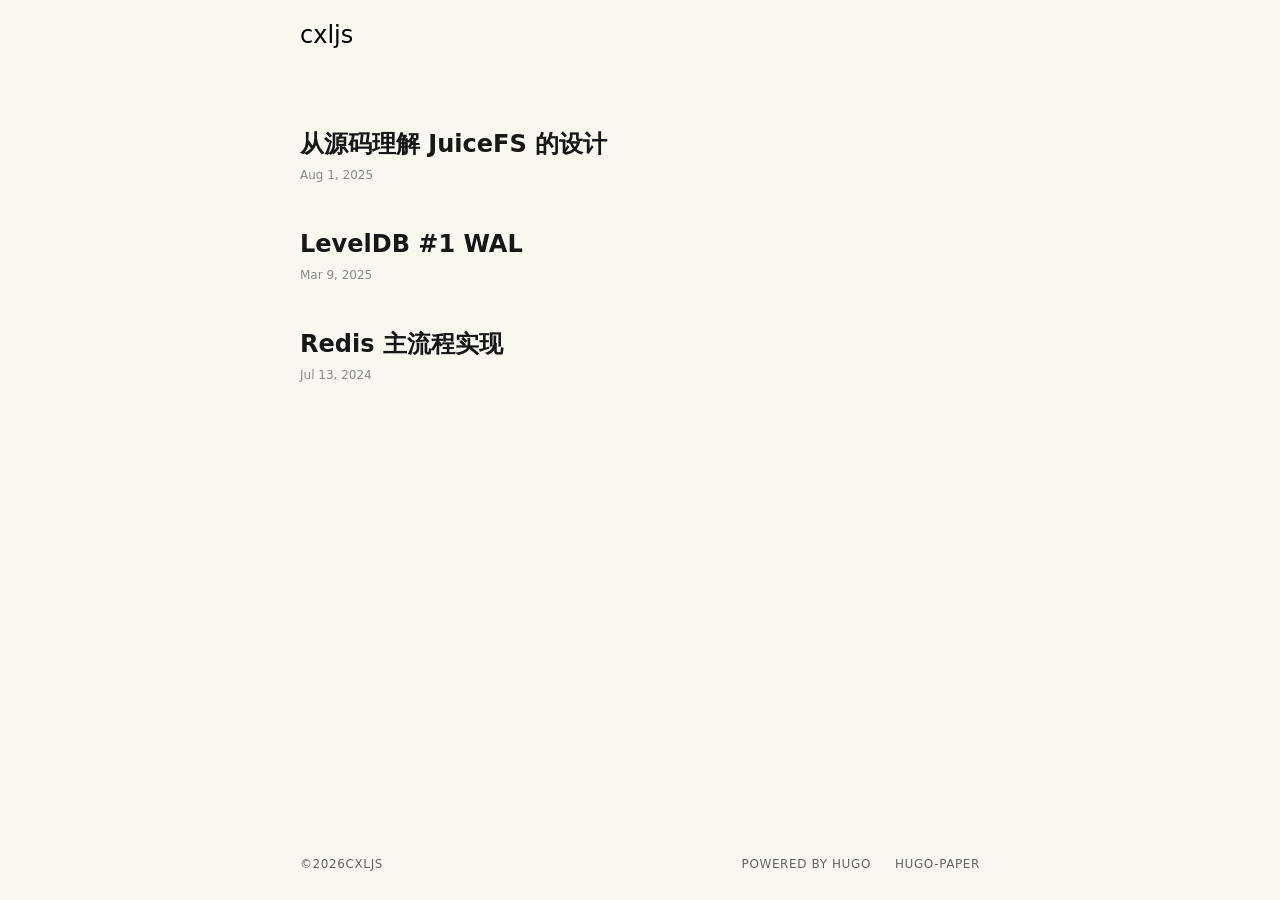
<file: index.html>
<!doctype html>







<html
  class="not-ready lg:text-base"
  style="--bg:#faf8f1"
  lang="en-us"
  dir="ltr"
><head>
  <meta charset="utf-8" />
  <meta http-equiv="X-UA-Compatible" content="IE=edge" />
  <meta
    name="viewport"
    content="width=device-width, initial-scale=1, shrink-to-fit=no"
  />

  
  <title>cxljs</title>

  
  <meta name="theme-color" />

  
  <meta
    name="description"
    content="A personal blog"
  />
  <meta name="author" content="cxljs" /><link rel="preload stylesheet" as="style" href="https://cxljs.github.io/main.min.0ed59c72e3c71f4aab06535ca224bee5d10b738c54c8cc0b9d04d0f05f2a0657.css" />

  
  <link rel="preload" as="image" href="https://cxljs.github.io/theme.png" />

  

  

  

  
  <link
    rel="icon"
    href="https://cxljs.github.io/favicon.ico"
  />
  <link
    rel="apple-touch-icon"
    href="https://cxljs.github.io/apple-touch-icon.png"
  />

  <meta name="generator" content="Hugo 0.145.0">
  <meta itemprop="name" content="cxljs">
  <meta itemprop="datePublished" content="2026-06-21T18:16:03+08:00">
  <meta itemprop="dateModified" content="2026-06-21T18:16:03+08:00"><meta property="og:url" content="https://cxljs.github.io/">
  <meta property="og:site_name" content="cxljs">
  <meta property="og:title" content="cxljs">
  <meta property="og:locale" content="en_us">
  <meta property="og:type" content="website">

  <meta name="twitter:card" content="summary">
  <meta name="twitter:title" content="cxljs">
<link
    rel="alternate"
    type="application/rss&#43;xml"
    href="https://cxljs.github.io/index.xml"
    title="cxljs"
  />
  <link rel="canonical" href="https://cxljs.github.io/" />
</head>
<body
    class="bg-(--bg) text-black antialiased duration-200 ease-out [-webkit-tap-highlight-color:transparent] dark:text-white"
  ><header
  class="mx-auto flex h-[4.5rem] max-w-(--w) px-8 whitespace-nowrap lg:justify-center"
>
  <div class="relative z-50 flex items-center ltr:mr-auto rtl:ml-auto">
    <a
      class="-translate-y-[1px] text-2xl font-medium"
      href="https://cxljs.github.io/"
      >cxljs</a
    >
    <div
      class="btn-dark text-[0px] ltr:ml-4 rtl:mr-4 h-6 w-6 shrink-0 cursor-pointer [background:url(./theme.png)_left_center/_auto_theme('spacing.6')_no-repeat] [transition:_background-position_0.4s_steps(5)] dark:[background-position:right]"
      role="button"
      aria-label="Dark"
    ></div>
  </div>

  <div
    class="btn-menu relative z-50 flex h-[4.5rem] w-[5rem] shrink-0 cursor-pointer flex-col items-center justify-center gap-2.5 lg:hidden ltr:-mr-8 rtl:-ml-8"
    role="button"
    aria-label="Menu"
  ></div>

  <script>
    
    const htmlClass = document.documentElement.classList;
    setTimeout(() => {
      htmlClass.remove('not-ready');
    }, 10);

    
    const btnMenu = document.querySelector('.btn-menu');
    btnMenu.addEventListener('click', () => {
      htmlClass.toggle('open');
    });

    
    const metaTheme = document.querySelector('meta[name="theme-color"]');
    const lightBg = '#faf8f1'.replace(/"/g, '');
    const setDark = (isDark) => {
      metaTheme.setAttribute('content', isDark ? '#000' : lightBg);
      htmlClass[isDark ? 'add' : 'remove']('dark');
      localStorage.setItem('dark', isDark);
    };

    
    const darkScheme = window.matchMedia('(prefers-color-scheme: dark)');
    if (htmlClass.contains('dark')) {
      setDark(true);
    } else {
      const darkVal = localStorage.getItem('dark');
      setDark(darkVal ? darkVal === 'true' : darkScheme.matches);
    }

    
    darkScheme.addEventListener('change', (event) => {
      setDark(event.matches);
    });

    
    const btnDark = document.querySelector('.btn-dark');
    btnDark.addEventListener('click', () => {
      setDark(localStorage.getItem('dark') !== 'true');
    });
  </script>

  <div
    class="nav-wrapper fixed inset-x-0 top-full z-40 flex h-full flex-col justify-center bg-(--bg) pb-16 duration-200 select-none lg:static lg:h-auto lg:flex-row lg:bg-transparent! lg:pb-0 lg:transition-none"
  >
  </div>
</header>
<main
      class="prose prose-neutral dark:prose-invert relative mx-auto min-h-[calc(100vh-9rem)] max-w-(--w) px-8 pt-14 pb-16"
    >

<section class="relative my-10 first-of-type:mt-0 last-of-type:mb-0"><h2 class="my-0!">从源码理解 JuiceFS 的设计</h2>
  <time class="text-xs antialiased opacity-60"
    >Aug 1, 2025</time
  >
  <a class="absolute inset-0 text-[0px]" href="https://cxljs.github.io/posts/juicefs/"
    >从源码理解 JuiceFS 的设计</a
  >
</section>

<section class="relative my-10 first-of-type:mt-0 last-of-type:mb-0"><h2 class="my-0!">LevelDB #1 WAL</h2>
  <time class="text-xs antialiased opacity-60"
    >Mar 9, 2025</time
  >
  <a class="absolute inset-0 text-[0px]" href="https://cxljs.github.io/posts/leveldb-1-wal/"
    >LevelDB #1 WAL</a
  >
</section>

<section class="relative my-10 first-of-type:mt-0 last-of-type:mb-0"><h2 class="my-0!">Redis 主流程实现</h2>
  <time class="text-xs antialiased opacity-60"
    >Jul 13, 2024</time
  >
  <a class="absolute inset-0 text-[0px]" href="https://cxljs.github.io/posts/redis/"
    >Redis 主流程实现</a
  >
</section></main><footer
  class="mx-auto flex h-[4.5rem] max-w-(--w) items-center px-8 text-xs tracking-wider uppercase opacity-60"
>
  <div class="mr-auto">&copy;2026<a class="link" href="https://cxljs.github.io/">cxljs</a></div>
  <a class="link mx-6" href="https://gohugo.io/" rel="noopener" target="_blank"
    >powered by hugo️️</a
  >️
  <a
    class="link"
    href="https://github.com/nanxiaobei/hugo-paper"
    rel="noopener"
    target="_blank"
    >hugo-paper</a
  >
</footer>
</body>
</html>
</file>
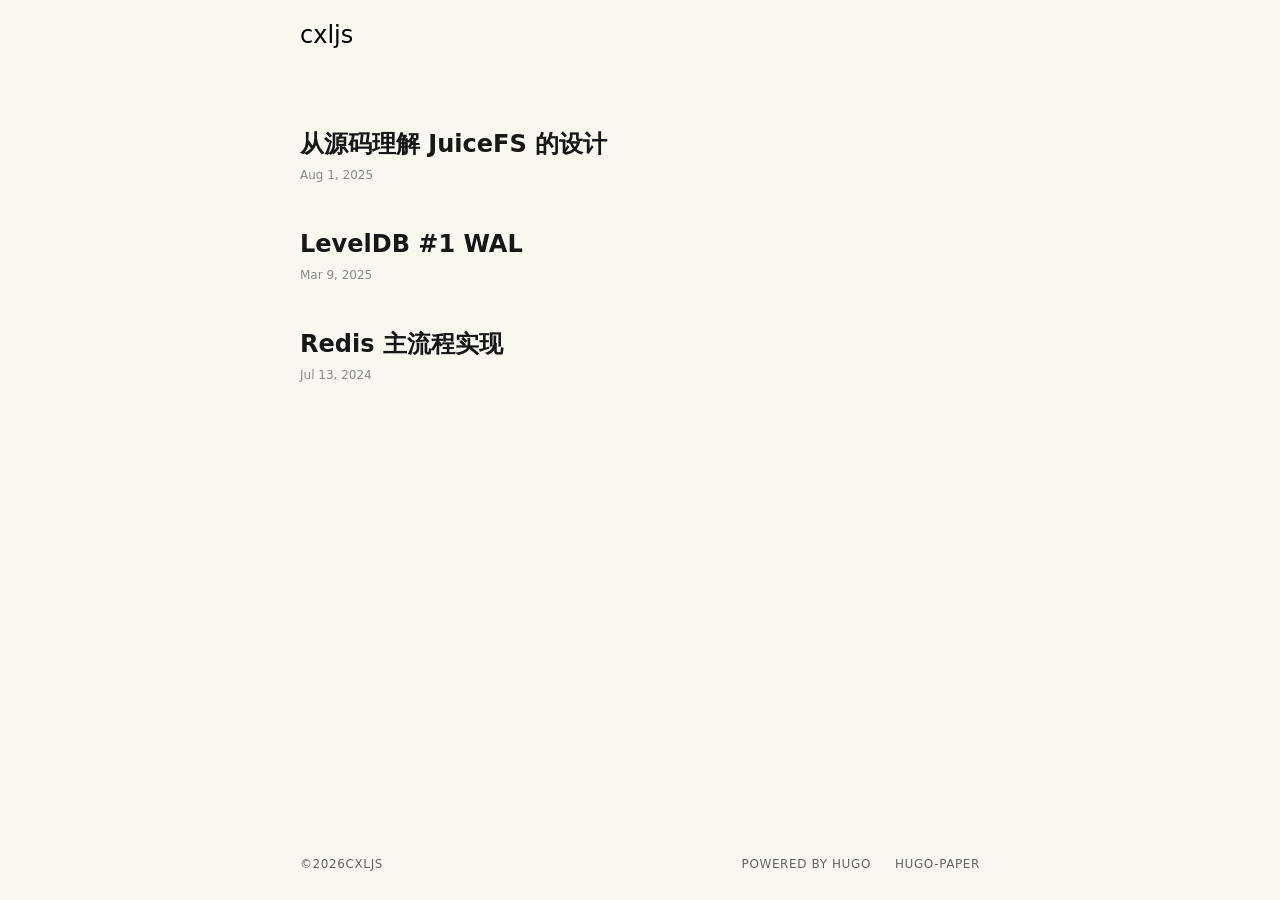
<file: posts/index.html>
<!doctype html>







<html
  class="not-ready lg:text-base"
  style="--bg:#faf8f1"
  lang="en-us"
  dir="ltr"
><head>
  <meta charset="utf-8" />
  <meta http-equiv="X-UA-Compatible" content="IE=edge" />
  <meta
    name="viewport"
    content="width=device-width, initial-scale=1, shrink-to-fit=no"
  />

  
  <title>Posts-cxljs</title>

  
  <meta name="theme-color" />

  
  <meta
    name="description"
    content="A personal blog"
  />
  <meta name="author" content="cxljs" /><link rel="preload stylesheet" as="style" href="https://cxljs.github.io/main.min.0ed59c72e3c71f4aab06535ca224bee5d10b738c54c8cc0b9d04d0f05f2a0657.css" />

  
  <link rel="preload" as="image" href="https://cxljs.github.io/theme.png" />

  

  

  

  
  <link
    rel="icon"
    href="https://cxljs.github.io/favicon.ico"
  />
  <link
    rel="apple-touch-icon"
    href="https://cxljs.github.io/apple-touch-icon.png"
  />

  <meta name="generator" content="Hugo 0.145.0">
  <meta itemprop="name" content="Posts">
  <meta itemprop="datePublished" content="2026-06-21T18:16:03+08:00">
  <meta itemprop="dateModified" content="2026-06-21T18:16:03+08:00"><meta property="og:url" content="https://cxljs.github.io/posts/">
  <meta property="og:site_name" content="cxljs">
  <meta property="og:title" content="Posts">
  <meta property="og:locale" content="en_us">
  <meta property="og:type" content="website">

  <meta name="twitter:card" content="summary">
  <meta name="twitter:title" content="Posts">
<link
    rel="alternate"
    type="application/rss&#43;xml"
    href="https://cxljs.github.io/posts/index.xml"
    title="cxljs"
  />
  <link rel="canonical" href="https://cxljs.github.io/posts/" />
</head>
<body
    class="bg-(--bg) text-black antialiased duration-200 ease-out [-webkit-tap-highlight-color:transparent] dark:text-white"
  ><header
  class="mx-auto flex h-[4.5rem] max-w-(--w) px-8 whitespace-nowrap lg:justify-center"
>
  <div class="relative z-50 flex items-center ltr:mr-auto rtl:ml-auto">
    <a
      class="-translate-y-[1px] text-2xl font-medium"
      href="https://cxljs.github.io/"
      >cxljs</a
    >
    <div
      class="btn-dark text-[0px] ltr:ml-4 rtl:mr-4 h-6 w-6 shrink-0 cursor-pointer [background:url(./theme.png)_left_center/_auto_theme('spacing.6')_no-repeat] [transition:_background-position_0.4s_steps(5)] dark:[background-position:right]"
      role="button"
      aria-label="Dark"
    ></div>
  </div>

  <div
    class="btn-menu relative z-50 flex h-[4.5rem] w-[5rem] shrink-0 cursor-pointer flex-col items-center justify-center gap-2.5 lg:hidden ltr:-mr-8 rtl:-ml-8"
    role="button"
    aria-label="Menu"
  ></div>

  <script>
    
    const htmlClass = document.documentElement.classList;
    setTimeout(() => {
      htmlClass.remove('not-ready');
    }, 10);

    
    const btnMenu = document.querySelector('.btn-menu');
    btnMenu.addEventListener('click', () => {
      htmlClass.toggle('open');
    });

    
    const metaTheme = document.querySelector('meta[name="theme-color"]');
    const lightBg = '#faf8f1'.replace(/"/g, '');
    const setDark = (isDark) => {
      metaTheme.setAttribute('content', isDark ? '#000' : lightBg);
      htmlClass[isDark ? 'add' : 'remove']('dark');
      localStorage.setItem('dark', isDark);
    };

    
    const darkScheme = window.matchMedia('(prefers-color-scheme: dark)');
    if (htmlClass.contains('dark')) {
      setDark(true);
    } else {
      const darkVal = localStorage.getItem('dark');
      setDark(darkVal ? darkVal === 'true' : darkScheme.matches);
    }

    
    darkScheme.addEventListener('change', (event) => {
      setDark(event.matches);
    });

    
    const btnDark = document.querySelector('.btn-dark');
    btnDark.addEventListener('click', () => {
      setDark(localStorage.getItem('dark') !== 'true');
    });
  </script>

  <div
    class="nav-wrapper fixed inset-x-0 top-full z-40 flex h-full flex-col justify-center bg-(--bg) pb-16 duration-200 select-none lg:static lg:h-auto lg:flex-row lg:bg-transparent! lg:pb-0 lg:transition-none"
  >
  </div>
</header>
<main
      class="prose prose-neutral dark:prose-invert relative mx-auto min-h-[calc(100vh-9rem)] max-w-(--w) px-8 pt-14 pb-16"
    >

<section class="relative my-10 first-of-type:mt-0 last-of-type:mb-0"><h2 class="my-0!">从源码理解 JuiceFS 的设计</h2>
  <time class="text-xs antialiased opacity-60"
    >Aug 1, 2025</time
  >
  <a class="absolute inset-0 text-[0px]" href="https://cxljs.github.io/posts/juicefs/"
    >从源码理解 JuiceFS 的设计</a
  >
</section>

<section class="relative my-10 first-of-type:mt-0 last-of-type:mb-0"><h2 class="my-0!">LevelDB #1 WAL</h2>
  <time class="text-xs antialiased opacity-60"
    >Mar 9, 2025</time
  >
  <a class="absolute inset-0 text-[0px]" href="https://cxljs.github.io/posts/leveldb-1-wal/"
    >LevelDB #1 WAL</a
  >
</section>

<section class="relative my-10 first-of-type:mt-0 last-of-type:mb-0"><h2 class="my-0!">Redis 主流程实现</h2>
  <time class="text-xs antialiased opacity-60"
    >Jul 13, 2024</time
  >
  <a class="absolute inset-0 text-[0px]" href="https://cxljs.github.io/posts/redis/"
    >Redis 主流程实现</a
  >
</section></main><footer
  class="mx-auto flex h-[4.5rem] max-w-(--w) items-center px-8 text-xs tracking-wider uppercase opacity-60"
>
  <div class="mr-auto">&copy;2026<a class="link" href="https://cxljs.github.io/">cxljs</a></div>
  <a class="link mx-6" href="https://gohugo.io/" rel="noopener" target="_blank"
    >powered by hugo️️</a
  >️
  <a
    class="link"
    href="https://github.com/nanxiaobei/hugo-paper"
    rel="noopener"
    target="_blank"
    >hugo-paper</a
  >
</footer>
</body>
</html>
</file>
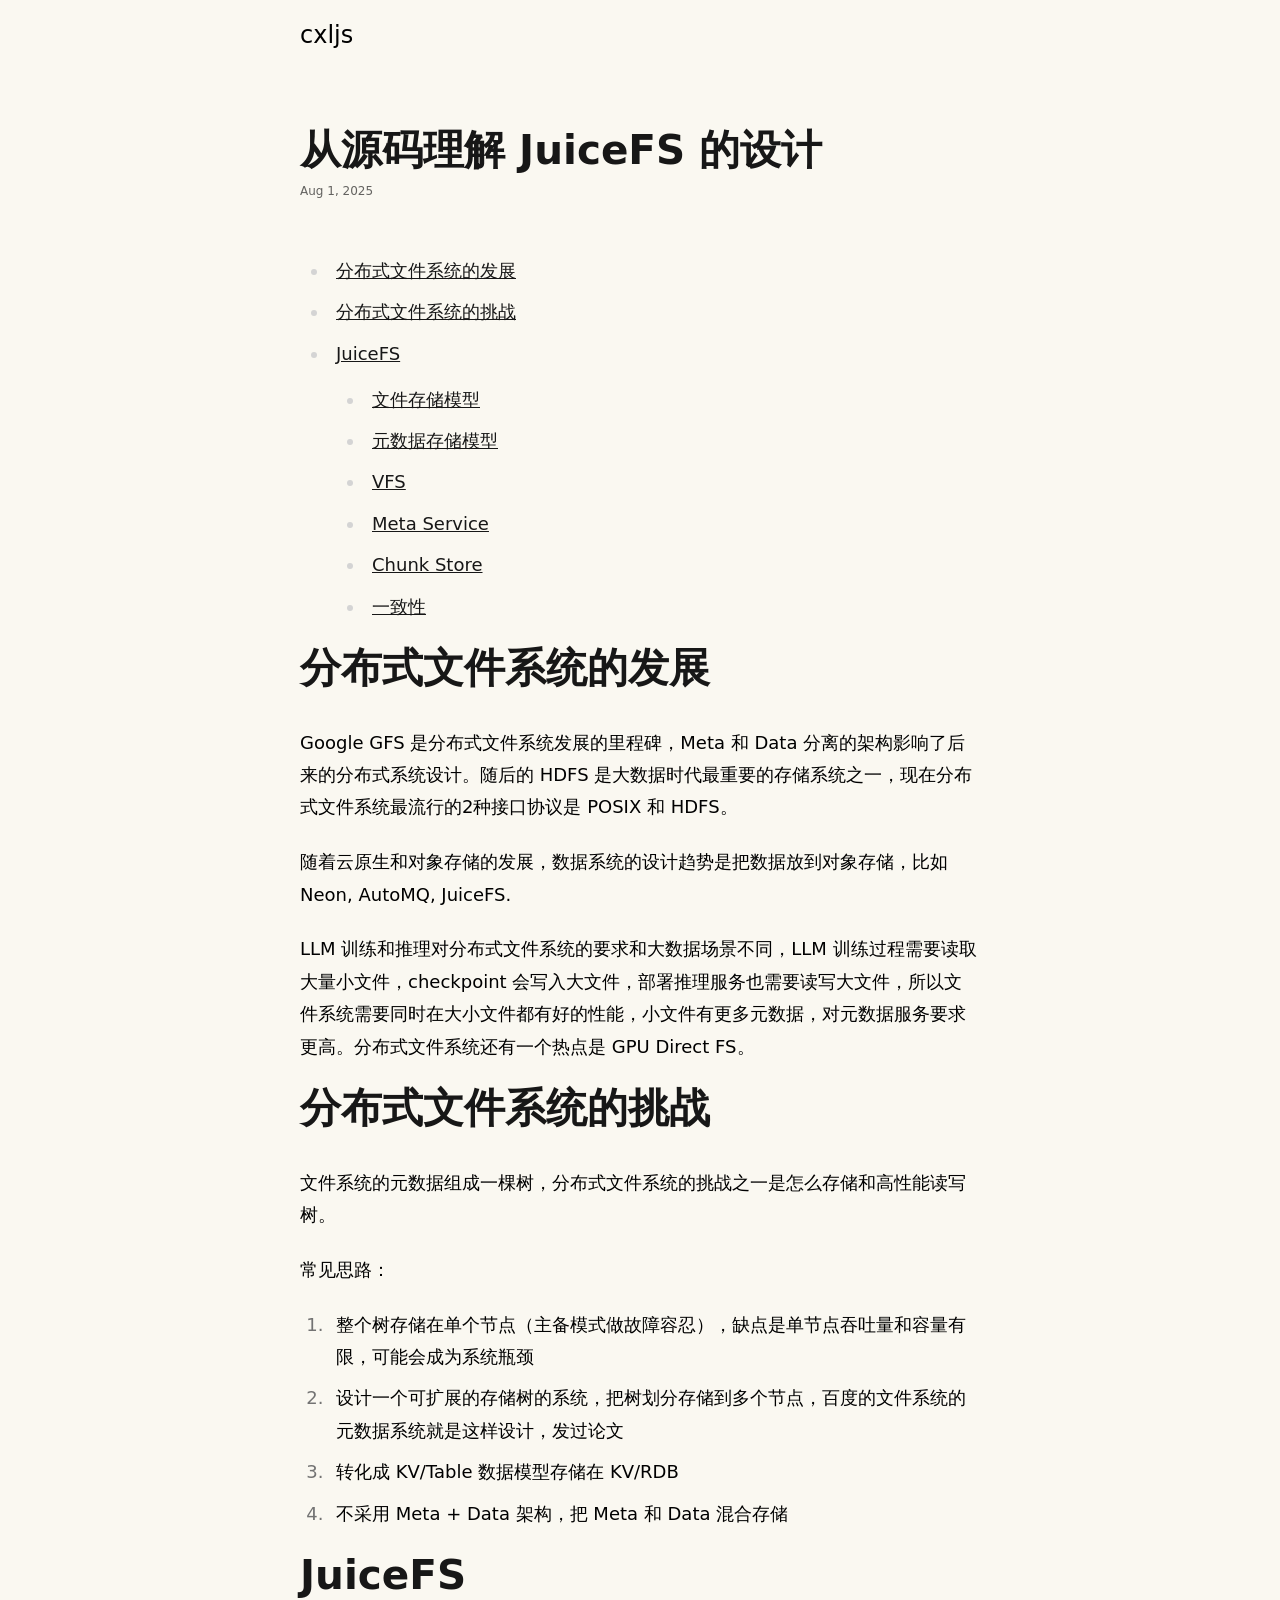
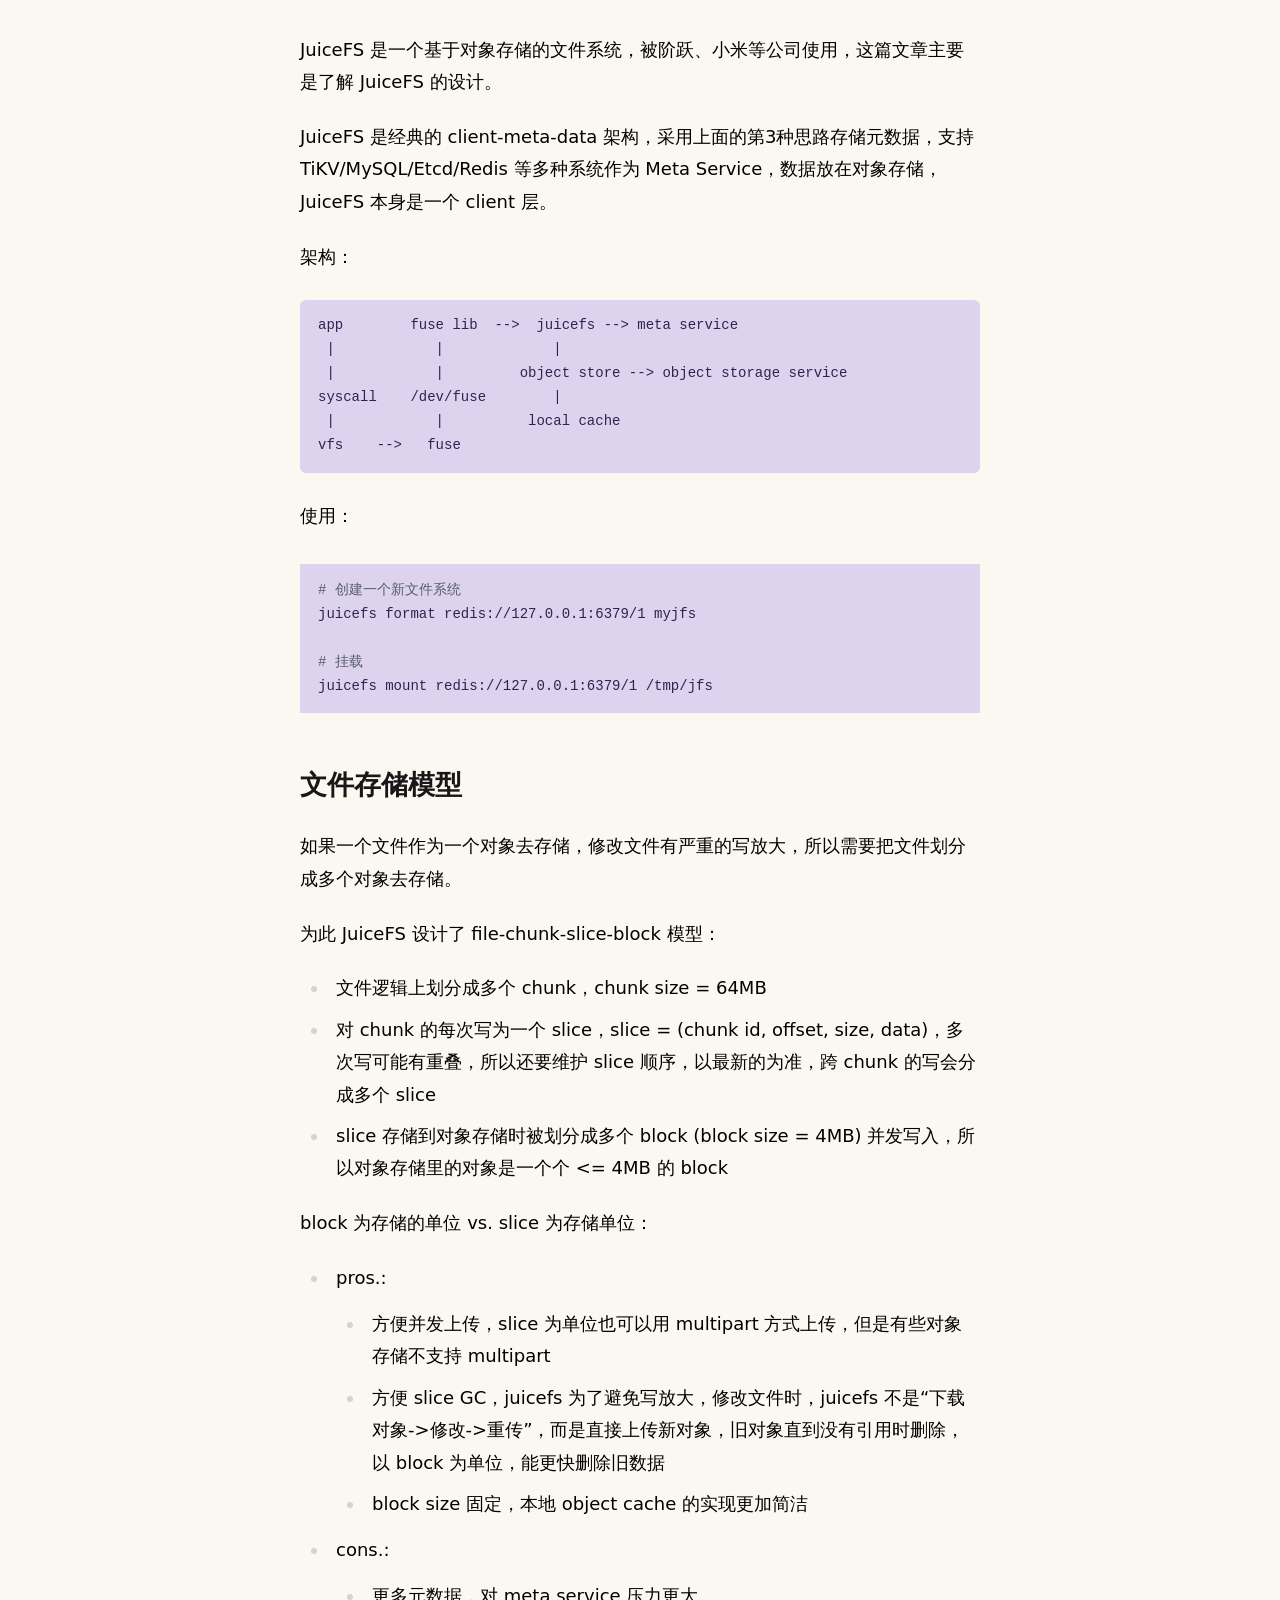
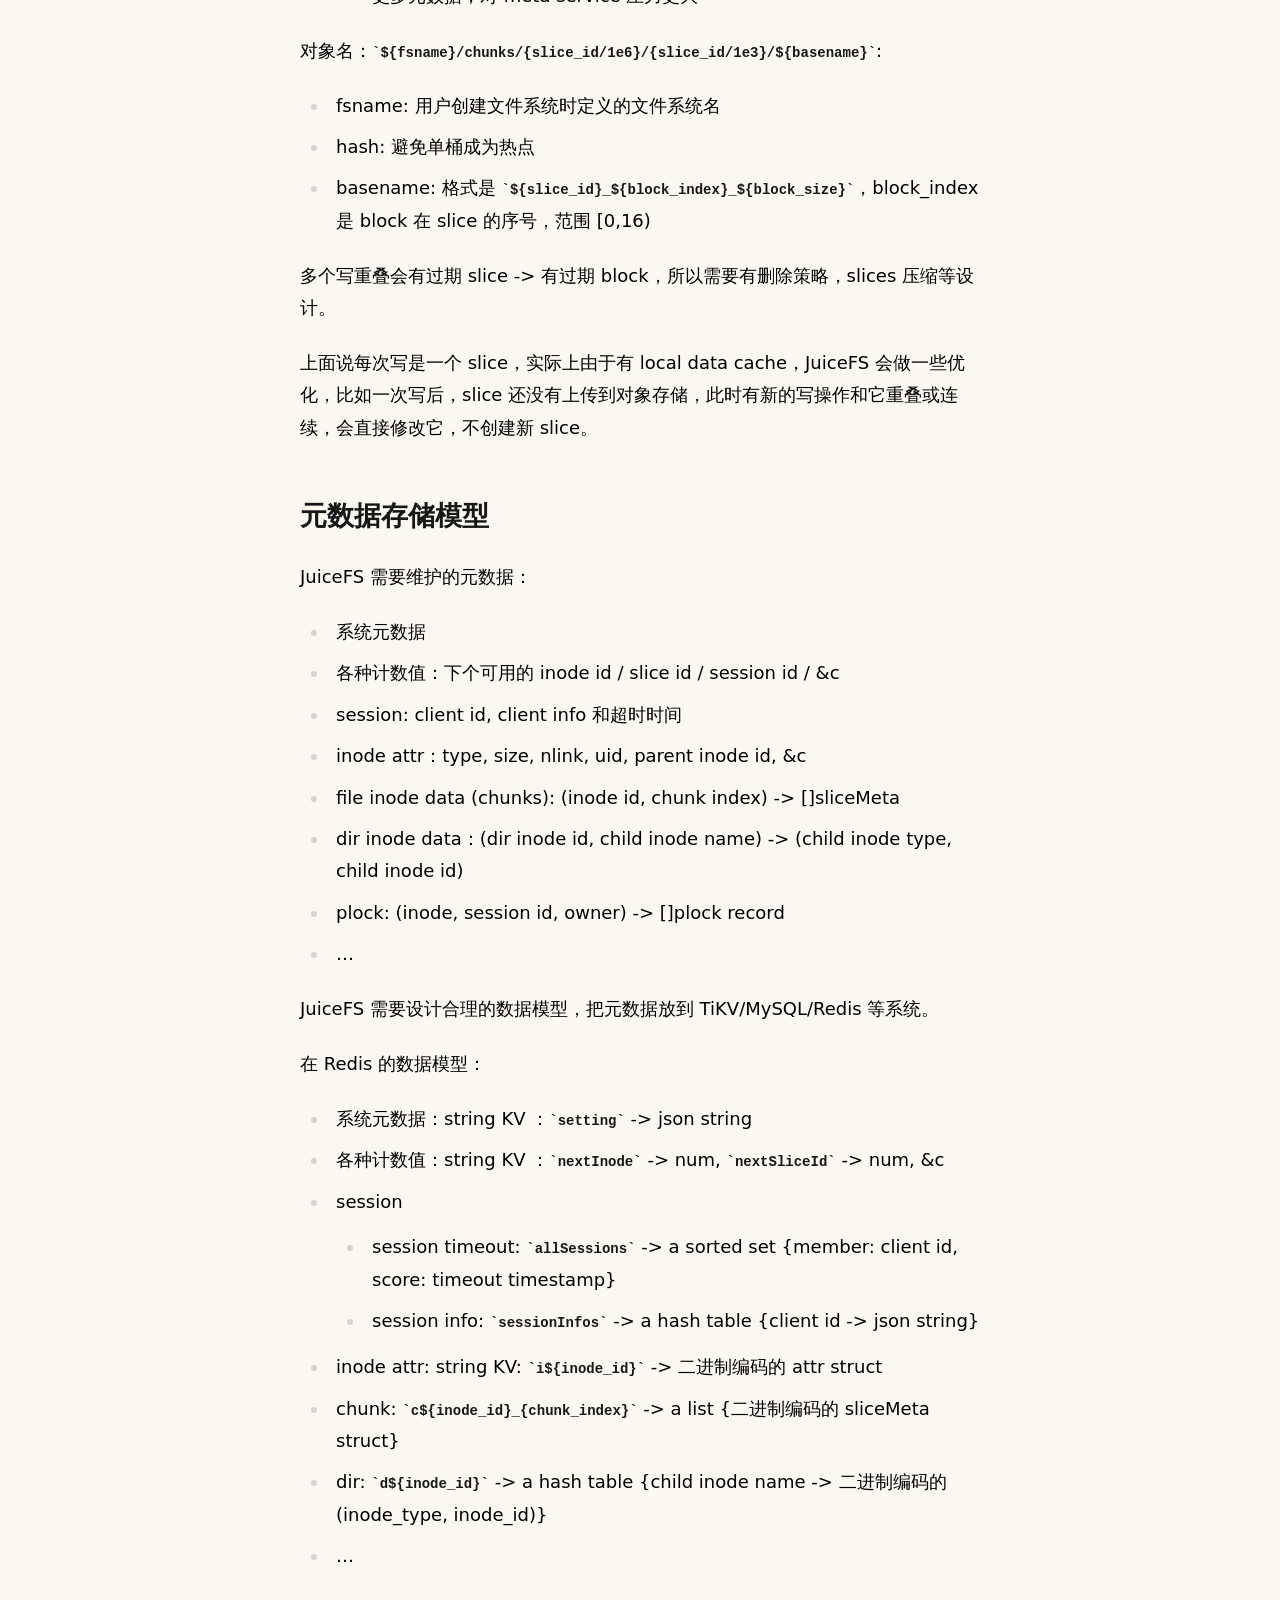
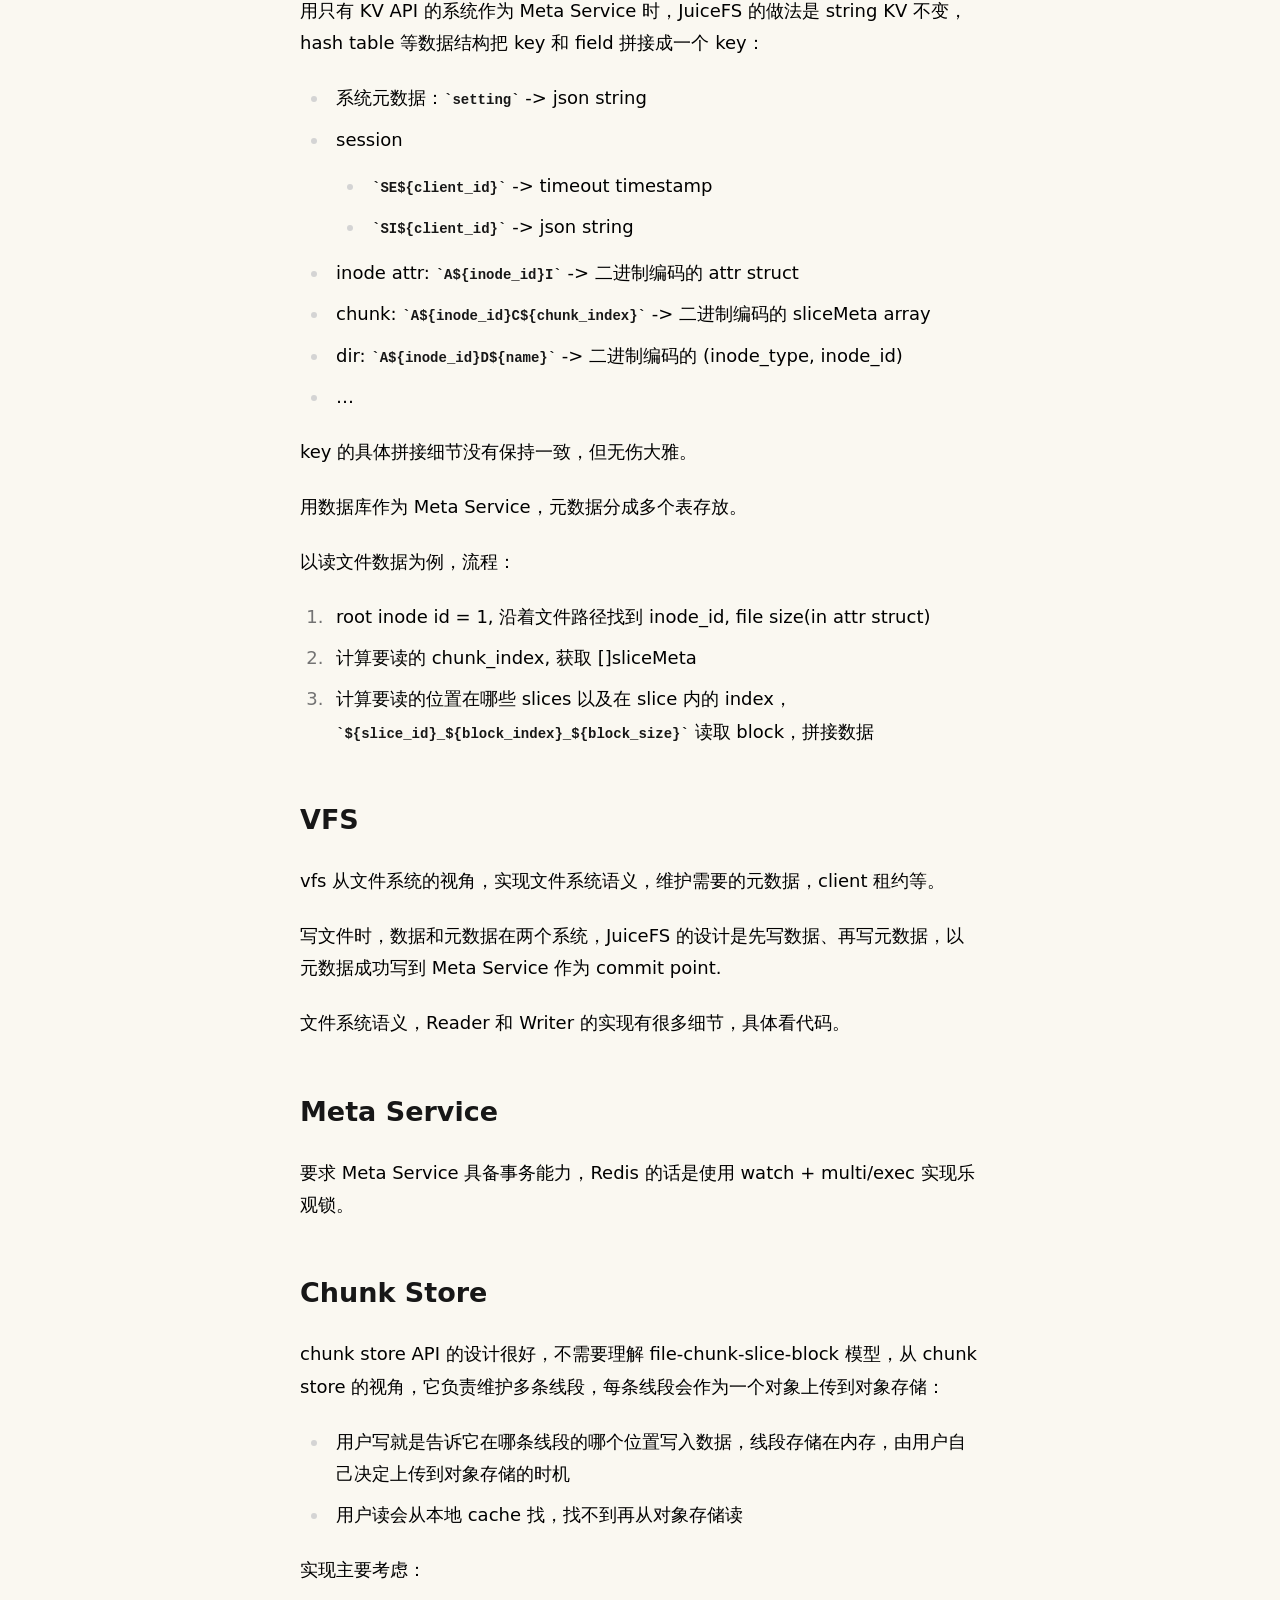
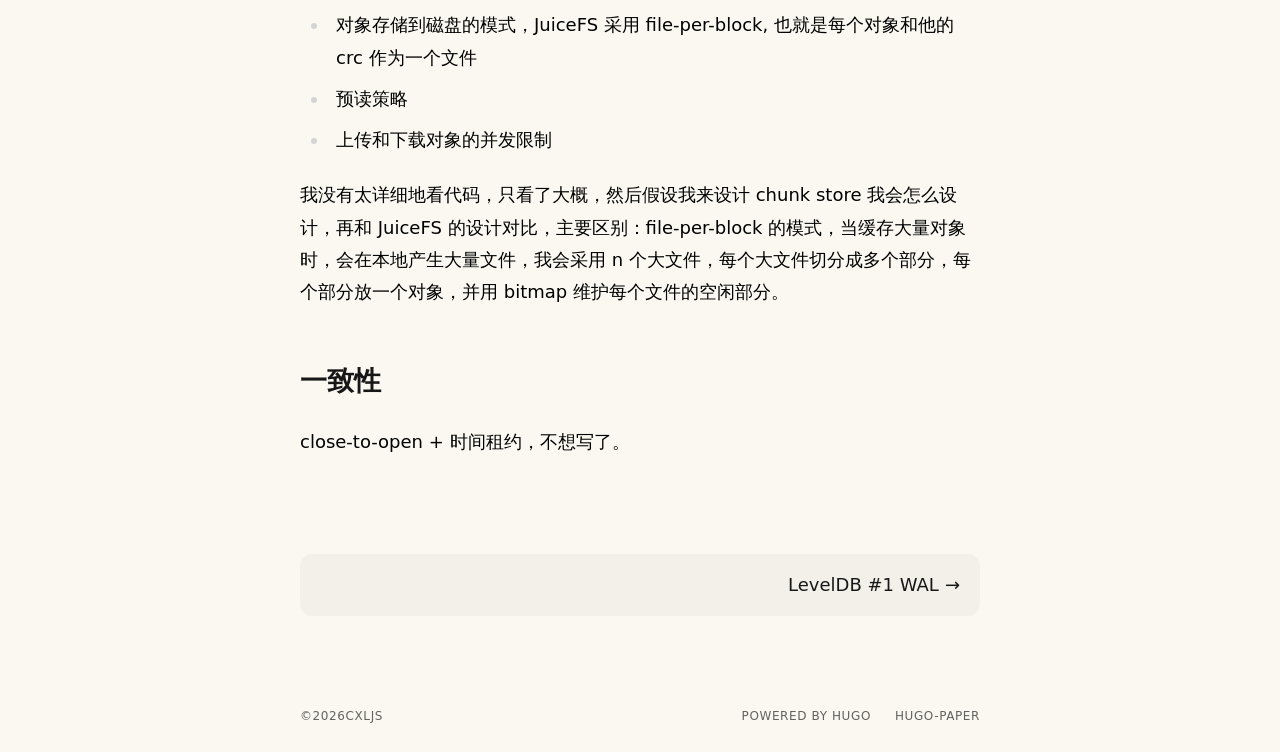
<file: posts/juicefs/index.html>
<!doctype html>







<html
  class="not-ready lg:text-base"
  style="--bg:#faf8f1"
  lang="en-us"
  dir="ltr"
><head>
  <meta charset="utf-8" />
  <meta http-equiv="X-UA-Compatible" content="IE=edge" />
  <meta
    name="viewport"
    content="width=device-width, initial-scale=1, shrink-to-fit=no"
  />

  
  <title>从源码理解 JuiceFS 的设计-cxljs</title>

  
  <meta name="theme-color" />

  <meta name="description" content="
分布式文件系统的发展
分布式文件系统的挑战
JuiceFS

文件存储模型
元数据存储模型
VFS
Meta Service
Chunk Store
一致性



分布式文件系统的发展
Google GFS 是分布式文件系统发展的里程碑，Meta 和 Data 分离的架构影响了后来的分布式系统设计。随后的 HDFS 是大数据时代最重要的存储系统之一，现在分布式文件系统最流行的2种接口协议是 POSIX 和 HDFS。
随着云原生和对象存储的发展，数据系统的设计趋势是把数据放到对象存储，比如 Neon, AutoMQ, JuiceFS.
LLM 训练和推理对分布式文件系统的要求和大数据场景不同，LLM 训练过程需要读取大量小文件，checkpoint 会写入大文件，部署推理服务也需要读写大文件，所以文件系统需要同时在大小文件都有好的性能，小文件有更多元数据，对元数据服务要求更高。分布式文件系统还有一个热点是 GPU Direct FS。
分布式文件系统的挑战
文件系统的元数据组成一棵树，分布式文件系统的挑战之一是怎么存储和高性能读写树。
常见思路：

整个树存储在单个节点（主备模式做故障容忍），缺点是单节点吞吐量和容量有限，可能会成为系统瓶颈
设计一个可扩展的存储树的系统，把树划分存储到多个节点，百度的文件系统的元数据系统就是这样设计，发过论文
转化成 KV/Table 数据模型存储在 KV/RDB
不采用 Meta &#43; Data 架构，把 Meta 和 Data 混合存储

JuiceFS
JuiceFS 是一个基于对象存储的文件系统，被阶跃、小米等公司使用，这篇文章主要是了解 JuiceFS 的设计。
JuiceFS 是经典的 client-meta-data 架构，采用上面的第3种思路存储元数据，支持 TiKV/MySQL/Etcd/Redis 等多种系统作为 Meta Service，数据放在对象存储，JuiceFS 本身是一个 client 层。
架构：
app        fuse lib  --&gt;  juicefs --&gt; meta service
 |            |             |
 |            |         object store --&gt; object storage service
syscall    /dev/fuse        |
 |            |          local cache
vfs    --&gt;   fuse
使用：" />
  <meta name="author" content="cxljs" /><link rel="preload stylesheet" as="style" href="https://cxljs.github.io/main.min.0ed59c72e3c71f4aab06535ca224bee5d10b738c54c8cc0b9d04d0f05f2a0657.css" />

  
  <link rel="preload" as="image" href="https://cxljs.github.io/theme.png" />

  

  

  <script
    defer
    src="https://cxljs.github.io/highlight.min.js"
    onload="hljs.initHighlightingOnLoad();"
  ></script>

  
  <link
    rel="icon"
    href="https://cxljs.github.io/favicon.ico"
  />
  <link
    rel="apple-touch-icon"
    href="https://cxljs.github.io/apple-touch-icon.png"
  />

  <meta name="generator" content="Hugo 0.145.0">
  <meta itemprop="name" content="从源码理解 JuiceFS 的设计">
  <meta itemprop="description" content="分布式文件系统的发展 分布式文件系统的挑战 JuiceFS 文件存储模型 元数据存储模型 VFS Meta Service Chunk Store 一致性 分布式文件系统的发展 Google GFS 是分布式文件系统发展的里程碑，Meta 和 Data 分离的架构影响了后来的分布式系统设计。随后的 HDFS 是大数据时代最重要的存储系统之一，现在分布式文件系统最流行的2种接口协议是 POSIX 和 HDFS。
随着云原生和对象存储的发展，数据系统的设计趋势是把数据放到对象存储，比如 Neon, AutoMQ, JuiceFS.
LLM 训练和推理对分布式文件系统的要求和大数据场景不同，LLM 训练过程需要读取大量小文件，checkpoint 会写入大文件，部署推理服务也需要读写大文件，所以文件系统需要同时在大小文件都有好的性能，小文件有更多元数据，对元数据服务要求更高。分布式文件系统还有一个热点是 GPU Direct FS。
分布式文件系统的挑战 文件系统的元数据组成一棵树，分布式文件系统的挑战之一是怎么存储和高性能读写树。
常见思路：
整个树存储在单个节点（主备模式做故障容忍），缺点是单节点吞吐量和容量有限，可能会成为系统瓶颈 设计一个可扩展的存储树的系统，把树划分存储到多个节点，百度的文件系统的元数据系统就是这样设计，发过论文 转化成 KV/Table 数据模型存储在 KV/RDB 不采用 Meta &#43; Data 架构，把 Meta 和 Data 混合存储 JuiceFS JuiceFS 是一个基于对象存储的文件系统，被阶跃、小米等公司使用，这篇文章主要是了解 JuiceFS 的设计。
JuiceFS 是经典的 client-meta-data 架构，采用上面的第3种思路存储元数据，支持 TiKV/MySQL/Etcd/Redis 等多种系统作为 Meta Service，数据放在对象存储，JuiceFS 本身是一个 client 层。
架构：
app fuse lib --&gt; juicefs --&gt; meta service | | | | | object store --&gt; object storage service syscall /dev/fuse | | | local cache vfs --&gt; fuse 使用：">
  <meta itemprop="datePublished" content="2025-08-01T19:06:59+08:00">
  <meta itemprop="dateModified" content="2025-08-01T19:06:59+08:00">
  <meta itemprop="wordCount" content="495"><meta property="og:url" content="https://cxljs.github.io/posts/juicefs/">
  <meta property="og:site_name" content="cxljs">
  <meta property="og:title" content="从源码理解 JuiceFS 的设计">
  <meta property="og:description" content="分布式文件系统的发展 分布式文件系统的挑战 JuiceFS 文件存储模型 元数据存储模型 VFS Meta Service Chunk Store 一致性 分布式文件系统的发展 Google GFS 是分布式文件系统发展的里程碑，Meta 和 Data 分离的架构影响了后来的分布式系统设计。随后的 HDFS 是大数据时代最重要的存储系统之一，现在分布式文件系统最流行的2种接口协议是 POSIX 和 HDFS。
随着云原生和对象存储的发展，数据系统的设计趋势是把数据放到对象存储，比如 Neon, AutoMQ, JuiceFS.
LLM 训练和推理对分布式文件系统的要求和大数据场景不同，LLM 训练过程需要读取大量小文件，checkpoint 会写入大文件，部署推理服务也需要读写大文件，所以文件系统需要同时在大小文件都有好的性能，小文件有更多元数据，对元数据服务要求更高。分布式文件系统还有一个热点是 GPU Direct FS。
分布式文件系统的挑战 文件系统的元数据组成一棵树，分布式文件系统的挑战之一是怎么存储和高性能读写树。
常见思路：
整个树存储在单个节点（主备模式做故障容忍），缺点是单节点吞吐量和容量有限，可能会成为系统瓶颈 设计一个可扩展的存储树的系统，把树划分存储到多个节点，百度的文件系统的元数据系统就是这样设计，发过论文 转化成 KV/Table 数据模型存储在 KV/RDB 不采用 Meta &#43; Data 架构，把 Meta 和 Data 混合存储 JuiceFS JuiceFS 是一个基于对象存储的文件系统，被阶跃、小米等公司使用，这篇文章主要是了解 JuiceFS 的设计。
JuiceFS 是经典的 client-meta-data 架构，采用上面的第3种思路存储元数据，支持 TiKV/MySQL/Etcd/Redis 等多种系统作为 Meta Service，数据放在对象存储，JuiceFS 本身是一个 client 层。
架构：
app fuse lib --&gt; juicefs --&gt; meta service | | | | | object store --&gt; object storage service syscall /dev/fuse | | | local cache vfs --&gt; fuse 使用：">
  <meta property="og:locale" content="en_us">
  <meta property="og:type" content="article">
    <meta property="article:section" content="posts">
    <meta property="article:published_time" content="2025-08-01T19:06:59+08:00">
    <meta property="article:modified_time" content="2025-08-01T19:06:59+08:00">

  <meta name="twitter:card" content="summary">
  <meta name="twitter:title" content="从源码理解 JuiceFS 的设计">
  <meta name="twitter:description" content="分布式文件系统的发展 分布式文件系统的挑战 JuiceFS 文件存储模型 元数据存储模型 VFS Meta Service Chunk Store 一致性 分布式文件系统的发展 Google GFS 是分布式文件系统发展的里程碑，Meta 和 Data 分离的架构影响了后来的分布式系统设计。随后的 HDFS 是大数据时代最重要的存储系统之一，现在分布式文件系统最流行的2种接口协议是 POSIX 和 HDFS。
随着云原生和对象存储的发展，数据系统的设计趋势是把数据放到对象存储，比如 Neon, AutoMQ, JuiceFS.
LLM 训练和推理对分布式文件系统的要求和大数据场景不同，LLM 训练过程需要读取大量小文件，checkpoint 会写入大文件，部署推理服务也需要读写大文件，所以文件系统需要同时在大小文件都有好的性能，小文件有更多元数据，对元数据服务要求更高。分布式文件系统还有一个热点是 GPU Direct FS。
分布式文件系统的挑战 文件系统的元数据组成一棵树，分布式文件系统的挑战之一是怎么存储和高性能读写树。
常见思路：
整个树存储在单个节点（主备模式做故障容忍），缺点是单节点吞吐量和容量有限，可能会成为系统瓶颈 设计一个可扩展的存储树的系统，把树划分存储到多个节点，百度的文件系统的元数据系统就是这样设计，发过论文 转化成 KV/Table 数据模型存储在 KV/RDB 不采用 Meta &#43; Data 架构，把 Meta 和 Data 混合存储 JuiceFS JuiceFS 是一个基于对象存储的文件系统，被阶跃、小米等公司使用，这篇文章主要是了解 JuiceFS 的设计。
JuiceFS 是经典的 client-meta-data 架构，采用上面的第3种思路存储元数据，支持 TiKV/MySQL/Etcd/Redis 等多种系统作为 Meta Service，数据放在对象存储，JuiceFS 本身是一个 client 层。
架构：
app fuse lib --&gt; juicefs --&gt; meta service | | | | | object store --&gt; object storage service syscall /dev/fuse | | | local cache vfs --&gt; fuse 使用：">

  <link rel="canonical" href="https://cxljs.github.io/posts/juicefs/" />
</head>
<body
    class="bg-(--bg) text-black antialiased duration-200 ease-out [-webkit-tap-highlight-color:transparent] dark:text-white"
  ><header
  class="mx-auto flex h-[4.5rem] max-w-(--w) px-8 whitespace-nowrap lg:justify-center"
>
  <div class="relative z-50 flex items-center ltr:mr-auto rtl:ml-auto">
    <a
      class="-translate-y-[1px] text-2xl font-medium"
      href="https://cxljs.github.io/"
      >cxljs</a
    >
    <div
      class="btn-dark text-[0px] ltr:ml-4 rtl:mr-4 h-6 w-6 shrink-0 cursor-pointer [background:url(./theme.png)_left_center/_auto_theme('spacing.6')_no-repeat] [transition:_background-position_0.4s_steps(5)] dark:[background-position:right]"
      role="button"
      aria-label="Dark"
    ></div>
  </div>

  <div
    class="btn-menu relative z-50 flex h-[4.5rem] w-[5rem] shrink-0 cursor-pointer flex-col items-center justify-center gap-2.5 lg:hidden ltr:-mr-8 rtl:-ml-8"
    role="button"
    aria-label="Menu"
  ></div>

  <script>
    
    const htmlClass = document.documentElement.classList;
    setTimeout(() => {
      htmlClass.remove('not-ready');
    }, 10);

    
    const btnMenu = document.querySelector('.btn-menu');
    btnMenu.addEventListener('click', () => {
      htmlClass.toggle('open');
    });

    
    const metaTheme = document.querySelector('meta[name="theme-color"]');
    const lightBg = '#faf8f1'.replace(/"/g, '');
    const setDark = (isDark) => {
      metaTheme.setAttribute('content', isDark ? '#000' : lightBg);
      htmlClass[isDark ? 'add' : 'remove']('dark');
      localStorage.setItem('dark', isDark);
    };

    
    const darkScheme = window.matchMedia('(prefers-color-scheme: dark)');
    if (htmlClass.contains('dark')) {
      setDark(true);
    } else {
      const darkVal = localStorage.getItem('dark');
      setDark(darkVal ? darkVal === 'true' : darkScheme.matches);
    }

    
    darkScheme.addEventListener('change', (event) => {
      setDark(event.matches);
    });

    
    const btnDark = document.querySelector('.btn-dark');
    btnDark.addEventListener('click', () => {
      setDark(localStorage.getItem('dark') !== 'true');
    });
  </script>

  <div
    class="nav-wrapper fixed inset-x-0 top-full z-40 flex h-full flex-col justify-center bg-(--bg) pb-16 duration-200 select-none lg:static lg:h-auto lg:flex-row lg:bg-transparent! lg:pb-0 lg:transition-none"
  >
  </div>
</header>
<main
      class="prose prose-neutral dark:prose-invert relative mx-auto min-h-[calc(100vh-9rem)] max-w-(--w) px-8 pt-14 pb-16"
    ><article>
  <header class="mb-14">
    <h1 class="my-0! pb-2.5">从源码理解 JuiceFS 的设计</h1><div class="text-xs antialiased opacity-60"><time>Aug 1, 2025</time></div></header>

  <section><ul>
<li><a href="#%E5%88%86%E5%B8%83%E5%BC%8F%E6%96%87%E4%BB%B6%E7%B3%BB%E7%BB%9F%E7%9A%84%E5%8F%91%E5%B1%95">分布式文件系统的发展</a></li>
<li><a href="#%E5%88%86%E5%B8%83%E5%BC%8F%E6%96%87%E4%BB%B6%E7%B3%BB%E7%BB%9F%E7%9A%84%E6%8C%91%E6%88%98">分布式文件系统的挑战</a></li>
<li><a href="#juicefs">JuiceFS</a>
<ul>
<li><a href="#%E6%96%87%E4%BB%B6%E5%AD%98%E5%82%A8%E6%A8%A1%E5%9E%8B">文件存储模型</a></li>
<li><a href="#%E5%85%83%E6%95%B0%E6%8D%AE%E5%AD%98%E5%82%A8%E6%A8%A1%E5%9E%8B">元数据存储模型</a></li>
<li><a href="#vfs">VFS</a></li>
<li><a href="#meta-service">Meta Service</a></li>
<li><a href="#chunk-store">Chunk Store</a></li>
<li><a href="#%E4%B8%80%E8%87%B4%E6%80%A7">一致性</a></li>
</ul>
</li>
</ul>
<h1 id="分布式文件系统的发展">分布式文件系统的发展</h1>
<p>Google GFS 是分布式文件系统发展的里程碑，Meta 和 Data 分离的架构影响了后来的分布式系统设计。随后的 HDFS 是大数据时代最重要的存储系统之一，现在分布式文件系统最流行的2种接口协议是 POSIX 和 HDFS。</p>
<p>随着云原生和对象存储的发展，数据系统的设计趋势是把数据放到对象存储，比如 Neon, AutoMQ, JuiceFS.</p>
<p>LLM 训练和推理对分布式文件系统的要求和大数据场景不同，LLM 训练过程需要读取大量小文件，checkpoint 会写入大文件，部署推理服务也需要读写大文件，所以文件系统需要同时在大小文件都有好的性能，小文件有更多元数据，对元数据服务要求更高。分布式文件系统还有一个热点是 GPU Direct FS。</p>
<h1 id="分布式文件系统的挑战">分布式文件系统的挑战</h1>
<p>文件系统的元数据组成一棵树，分布式文件系统的挑战之一是怎么存储和高性能读写树。</p>
<p>常见思路：</p>
<ol>
<li>整个树存储在单个节点（主备模式做故障容忍），缺点是单节点吞吐量和容量有限，可能会成为系统瓶颈</li>
<li>设计一个可扩展的存储树的系统，把树划分存储到多个节点，百度的文件系统的元数据系统就是这样设计，发过论文</li>
<li>转化成 KV/Table 数据模型存储在 KV/RDB</li>
<li>不采用 Meta + Data 架构，把 Meta 和 Data 混合存储</li>
</ol>
<h1 id="juicefs">JuiceFS</h1>
<p>JuiceFS 是一个基于对象存储的文件系统，被阶跃、小米等公司使用，这篇文章主要是了解 JuiceFS 的设计。</p>
<p>JuiceFS 是经典的 client-meta-data 架构，采用上面的第3种思路存储元数据，支持 TiKV/MySQL/Etcd/Redis 等多种系统作为 Meta Service，数据放在对象存储，JuiceFS 本身是一个 client 层。</p>
<p>架构：</p>
<pre tabindex="0"><code>app        fuse lib  --&gt;  juicefs --&gt; meta service
 |            |             |
 |            |         object store --&gt; object storage service
syscall    /dev/fuse        |
 |            |          local cache
vfs    --&gt;   fuse
</code></pre><p>使用：</p>
<div class="highlight"><pre tabindex="0" style="background-color:#fff;-moz-tab-size:4;-o-tab-size:4;tab-size:4;"><code class="language-shell" data-lang="shell"><span style="display:flex;"><span><span style="color:#57606a"># 创建一个新文件系统</span>
</span></span><span style="display:flex;"><span>juicefs format redis://127.0.0.1:6379/1 myjfs
</span></span><span style="display:flex;"><span>
</span></span><span style="display:flex;"><span><span style="color:#57606a"># 挂载</span>
</span></span><span style="display:flex;"><span>juicefs mount redis://127.0.0.1:6379/1 /tmp/jfs
</span></span></code></pre></div><h2 id="文件存储模型">文件存储模型</h2>
<p>如果一个文件作为一个对象去存储，修改文件有严重的写放大，所以需要把文件划分成多个对象去存储。</p>
<p>为此 JuiceFS 设计了 file-chunk-slice-block 模型：</p>
<ul>
<li>文件逻辑上划分成多个 chunk，chunk size = 64MB</li>
<li>对 chunk 的每次写为一个 slice，slice = (chunk id, offset, size, data)，多次写可能有重叠，所以还要维护 slice 顺序，以最新的为准，跨 chunk 的写会分成多个 slice</li>
<li>slice 存储到对象存储时被划分成多个 block (block size = 4MB) 并发写入，所以对象存储里的对象是一个个 &lt;= 4MB 的 block</li>
</ul>
<p>block 为存储的单位 vs. slice 为存储单位：</p>
<ul>
<li>pros.:
<ul>
<li>方便并发上传，slice 为单位也可以用 multipart 方式上传，但是有些对象存储不支持 multipart</li>
<li>方便 slice GC，juicefs 为了避免写放大，修改文件时，juicefs 不是“下载对象-&gt;修改-&gt;重传”，而是直接上传新对象，旧对象直到没有引用时删除，以 block 为单位，能更快删除旧数据</li>
<li>block size 固定，本地 object cache 的实现更加简洁</li>
</ul>
</li>
<li>cons.:
<ul>
<li>更多元数据，对 meta service 压力更大</li>
</ul>
</li>
</ul>
<p>对象名：<code>${fsname}/chunks/{slice_id/1e6}/{slice_id/1e3}/${basename}</code>:</p>
<ul>
<li>fsname: 用户创建文件系统时定义的文件系统名</li>
<li>hash: 避免单桶成为热点</li>
<li>basename: 格式是 <code>${slice_id}_${block_index}_${block_size}</code>，block_index 是 block 在 slice 的序号，范围 [0,16)</li>
</ul>
<p>多个写重叠会有过期 slice -&gt; 有过期 block，所以需要有删除策略，slices 压缩等设计。</p>
<p>上面说每次写是一个 slice，实际上由于有 local data cache，JuiceFS 会做一些优化，比如一次写后，slice 还没有上传到对象存储，此时有新的写操作和它重叠或连续，会直接修改它，不创建新 slice。</p>
<h2 id="元数据存储模型">元数据存储模型</h2>
<p>JuiceFS 需要维护的元数据：</p>
<ul>
<li>系统元数据</li>
<li>各种计数值：下个可用的 inode id / slice id / session id / &amp;c</li>
<li>session: client id, client info 和超时时间</li>
<li>inode attr：type, size, nlink, uid, parent inode id, &amp;c</li>
<li>file inode data (chunks): (inode id, chunk index) -&gt; []sliceMeta</li>
<li>dir inode data：(dir inode id, child inode name) -&gt; (child inode type, child inode id)</li>
<li>plock: (inode, session id, owner) -&gt; []plock record</li>
<li>&hellip;</li>
</ul>
<p>JuiceFS 需要设计合理的数据模型，把元数据放到 TiKV/MySQL/Redis 等系统。</p>
<p>在 Redis 的数据模型：</p>
<ul>
<li>系统元数据：string KV ：<code>setting</code> -&gt; json string</li>
<li>各种计数值：string KV ：<code>nextInode</code> -&gt; num, <code>nextSliceId</code> -&gt; num, &amp;c</li>
<li>session
<ul>
<li>session timeout: <code>allSessions</code> -&gt; a sorted set {member: client id, score: timeout timestamp}</li>
<li>session info: <code>sessionInfos</code> -&gt; a hash table {client id -&gt; json string}</li>
</ul>
</li>
<li>inode attr: string KV: <code>i${inode_id}</code> -&gt; 二进制编码的 attr struct</li>
<li>chunk: <code>c${inode_id}_{chunk_index}</code> -&gt; a list {二进制编码的 sliceMeta struct}</li>
<li>dir: <code>d${inode_id}</code> -&gt; a hash table {child inode name -&gt; 二进制编码的 (inode_type, inode_id)}</li>
<li>&hellip;</li>
</ul>
<p>用只有 KV API 的系统作为 Meta Service 时，JuiceFS 的做法是 string KV 不变，hash table 等数据结构把 key 和 field 拼接成一个 key：</p>
<ul>
<li>系统元数据：<code>setting</code> -&gt; json string</li>
<li>session
<ul>
<li><code>SE${client_id}</code> -&gt; timeout timestamp</li>
<li><code>SI${client_id}</code> -&gt; json string</li>
</ul>
</li>
<li>inode attr: <code>A${inode_id}I</code> -&gt; 二进制编码的 attr struct</li>
<li>chunk: <code>A${inode_id}C${chunk_index}</code> -&gt; 二进制编码的 sliceMeta array</li>
<li>dir: <code>A${inode_id}D${name}</code> -&gt; 二进制编码的 (inode_type, inode_id)</li>
<li>&hellip;</li>
</ul>
<p>key 的具体拼接细节没有保持一致，但无伤大雅。</p>
<p>用数据库作为 Meta Service，元数据分成多个表存放。</p>
<p>以读文件数据为例，流程：</p>
<ol>
<li>root inode id = 1, 沿着文件路径找到 inode_id, file size(in attr struct)</li>
<li>计算要读的 chunk_index, 获取 []sliceMeta</li>
<li>计算要读的位置在哪些 slices 以及在 slice 内的 index，<code>${slice_id}_${block_index}_${block_size}</code> 读取 block，拼接数据</li>
</ol>
<h2 id="vfs">VFS</h2>
<p>vfs 从文件系统的视角，实现文件系统语义，维护需要的元数据，client 租约等。</p>
<p>写文件时，数据和元数据在两个系统，JuiceFS 的设计是先写数据、再写元数据，以元数据成功写到 Meta Service 作为 commit point.</p>
<p>文件系统语义，Reader 和 Writer 的实现有很多细节，具体看代码。</p>
<h2 id="meta-service">Meta Service</h2>
<p>要求 Meta Service 具备事务能力，Redis 的话是使用 watch + multi/exec 实现乐观锁。</p>
<h2 id="chunk-store">Chunk Store</h2>
<p>chunk store API 的设计很好，不需要理解 file-chunk-slice-block 模型，从 chunk store 的视角，它负责维护多条线段，每条线段会作为一个对象上传到对象存储：</p>
<ul>
<li>用户写就是告诉它在哪条线段的哪个位置写入数据，线段存储在内存，由用户自己决定上传到对象存储的时机</li>
<li>用户读会从本地 cache 找，找不到再从对象存储读</li>
</ul>
<p>实现主要考虑：</p>
<ul>
<li>对象存储到磁盘的模式，JuiceFS 采用 file-per-block, 也就是每个对象和他的 crc 作为一个文件</li>
<li>预读策略</li>
<li>上传和下载对象的并发限制</li>
</ul>
<p>我没有太详细地看代码，只看了大概，然后假设我来设计 chunk store 我会怎么设计，再和 JuiceFS 的设计对比，主要区别：file-per-block 的模式，当缓存大量对象时，会在本地产生大量文件，我会采用 n 个大文件，每个大文件切分成多个部分，每个部分放一个对象，并用 bitmap 维护每个文件的空闲部分。</p>
<h2 id="一致性">一致性</h2>
<p>close-to-open + 时间租约，不想写了。</p>
</section>

  <nav
    class="mt-24 flex overflow-hidden rounded-xl bg-black/[3%] text-lg leading-[1.2]! *:flex *:w-1/2 *:items-center *:p-5 *:font-medium *:no-underline dark:bg-white/[8%] [&>*:hover]:bg-black/[2%] dark:[&>*:hover]:bg-white/[3%]"
  ><a
      class="justify-end pl-3 ltr:ml-auto rtl:mr-auto"
      href="https://cxljs.github.io/posts/leveldb-1-wal/"
      ><span>LevelDB #1 WAL</span><span class="ltr:ml-1.5 rtl:mr-1.5">→</span></a
    ></nav></article></main><footer
  class="mx-auto flex h-[4.5rem] max-w-(--w) items-center px-8 text-xs tracking-wider uppercase opacity-60"
>
  <div class="mr-auto">&copy;2026<a class="link" href="https://cxljs.github.io/">cxljs</a></div>
  <a class="link mx-6" href="https://gohugo.io/" rel="noopener" target="_blank"
    >powered by hugo️️</a
  >️
  <a
    class="link"
    href="https://github.com/nanxiaobei/hugo-paper"
    rel="noopener"
    target="_blank"
    >hugo-paper</a
  >
</footer>
</body>
</html>
</file>
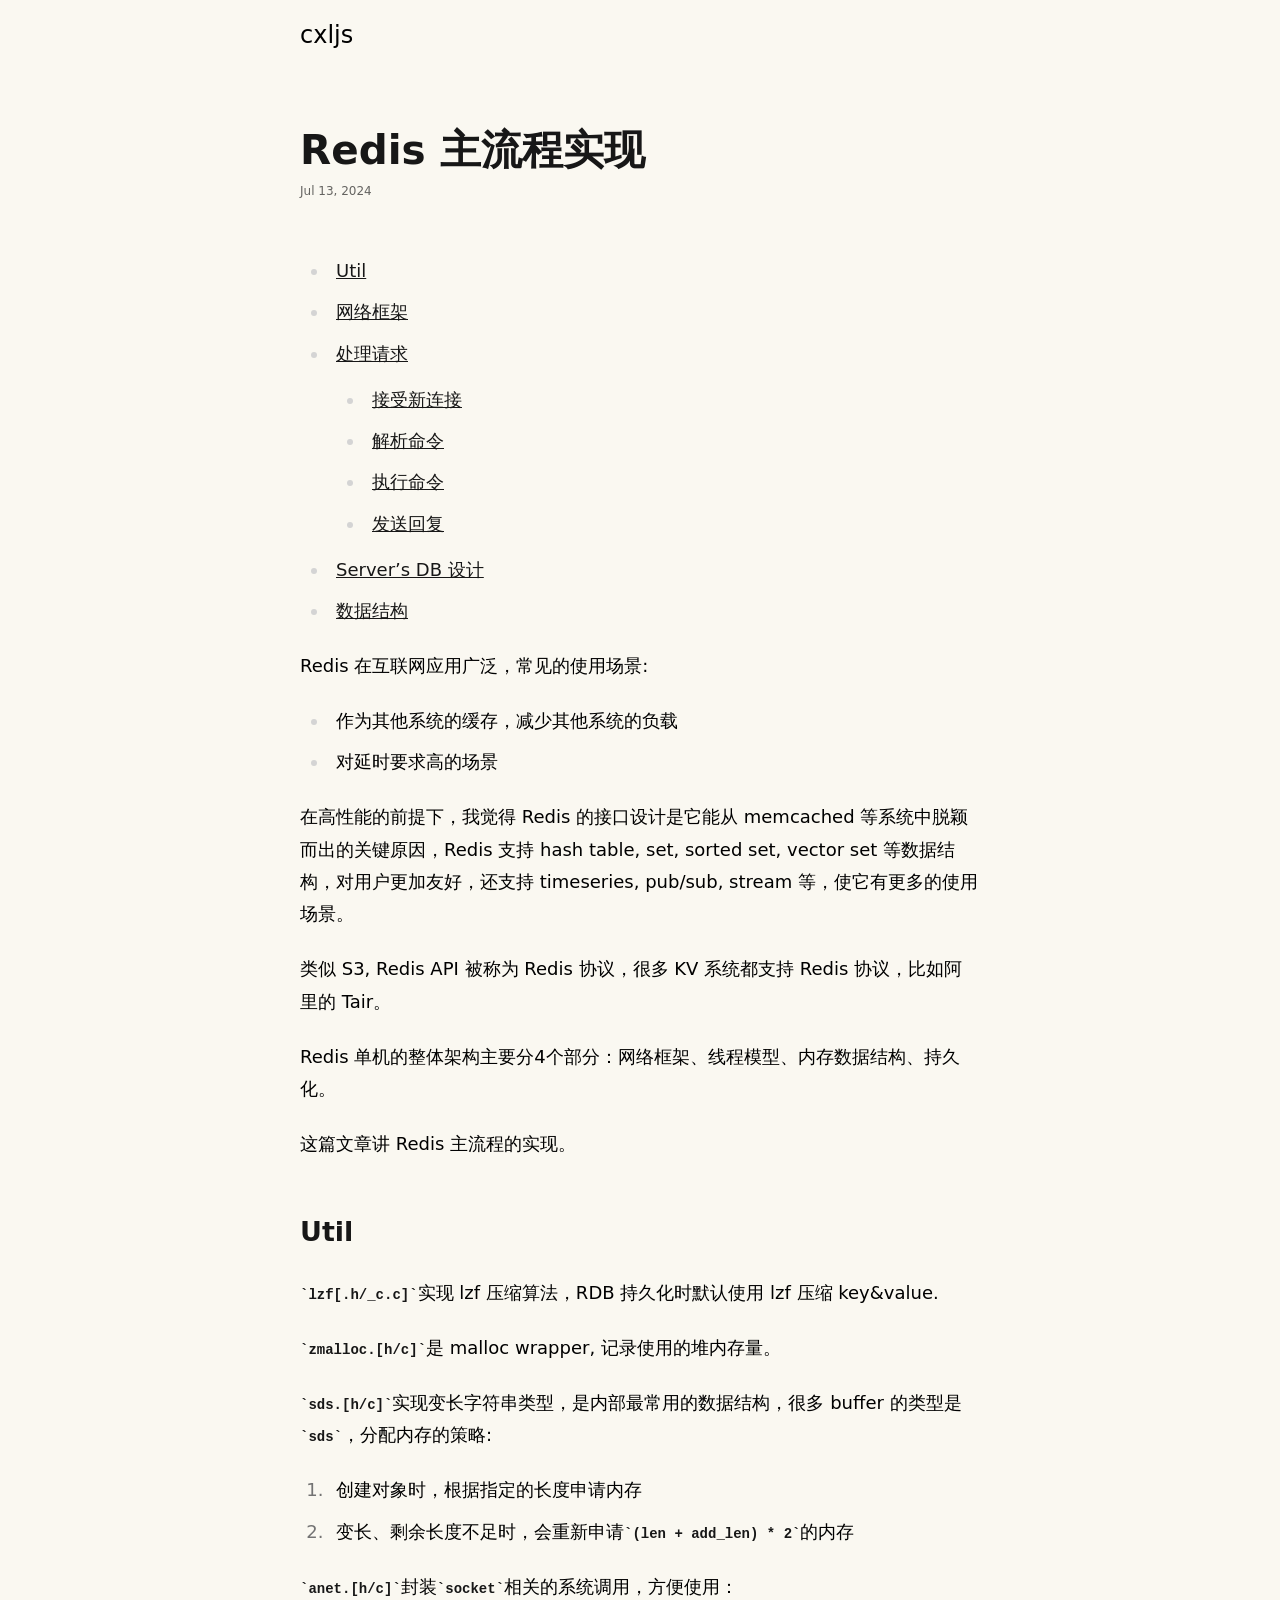
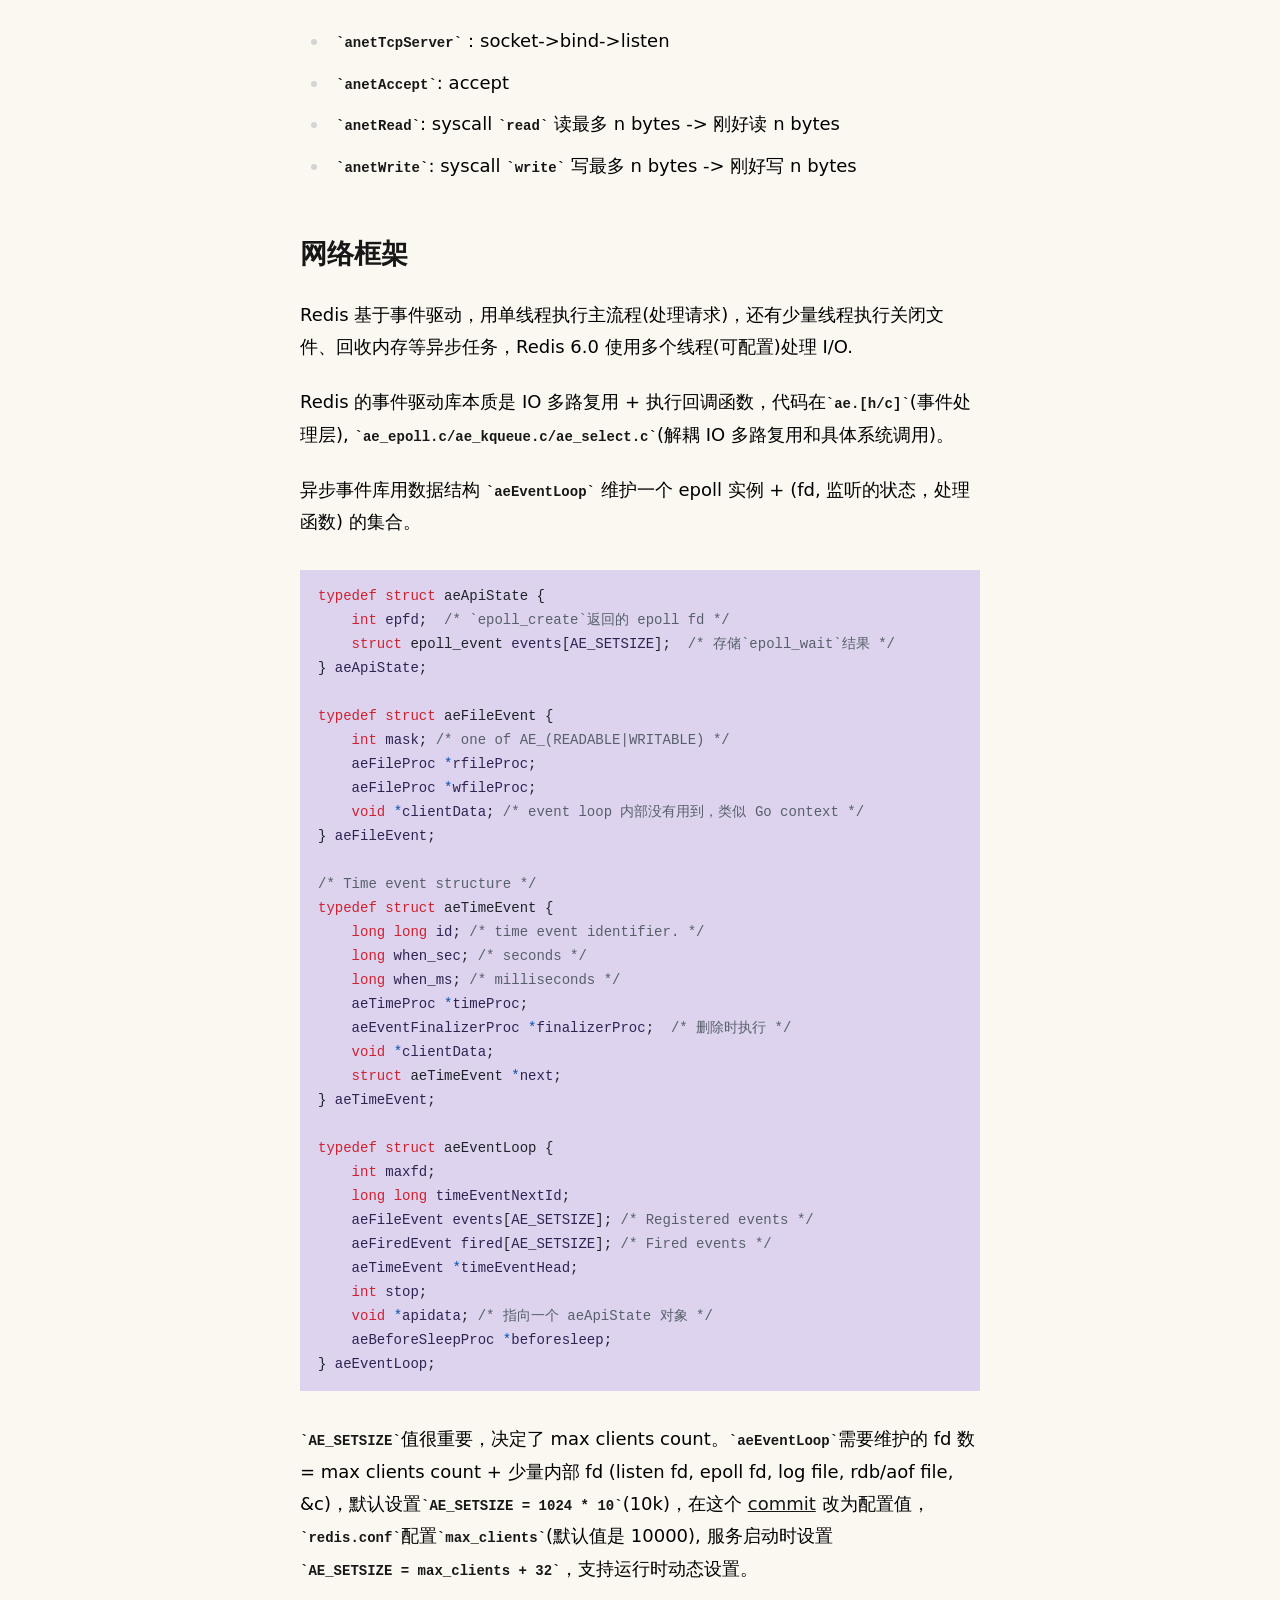
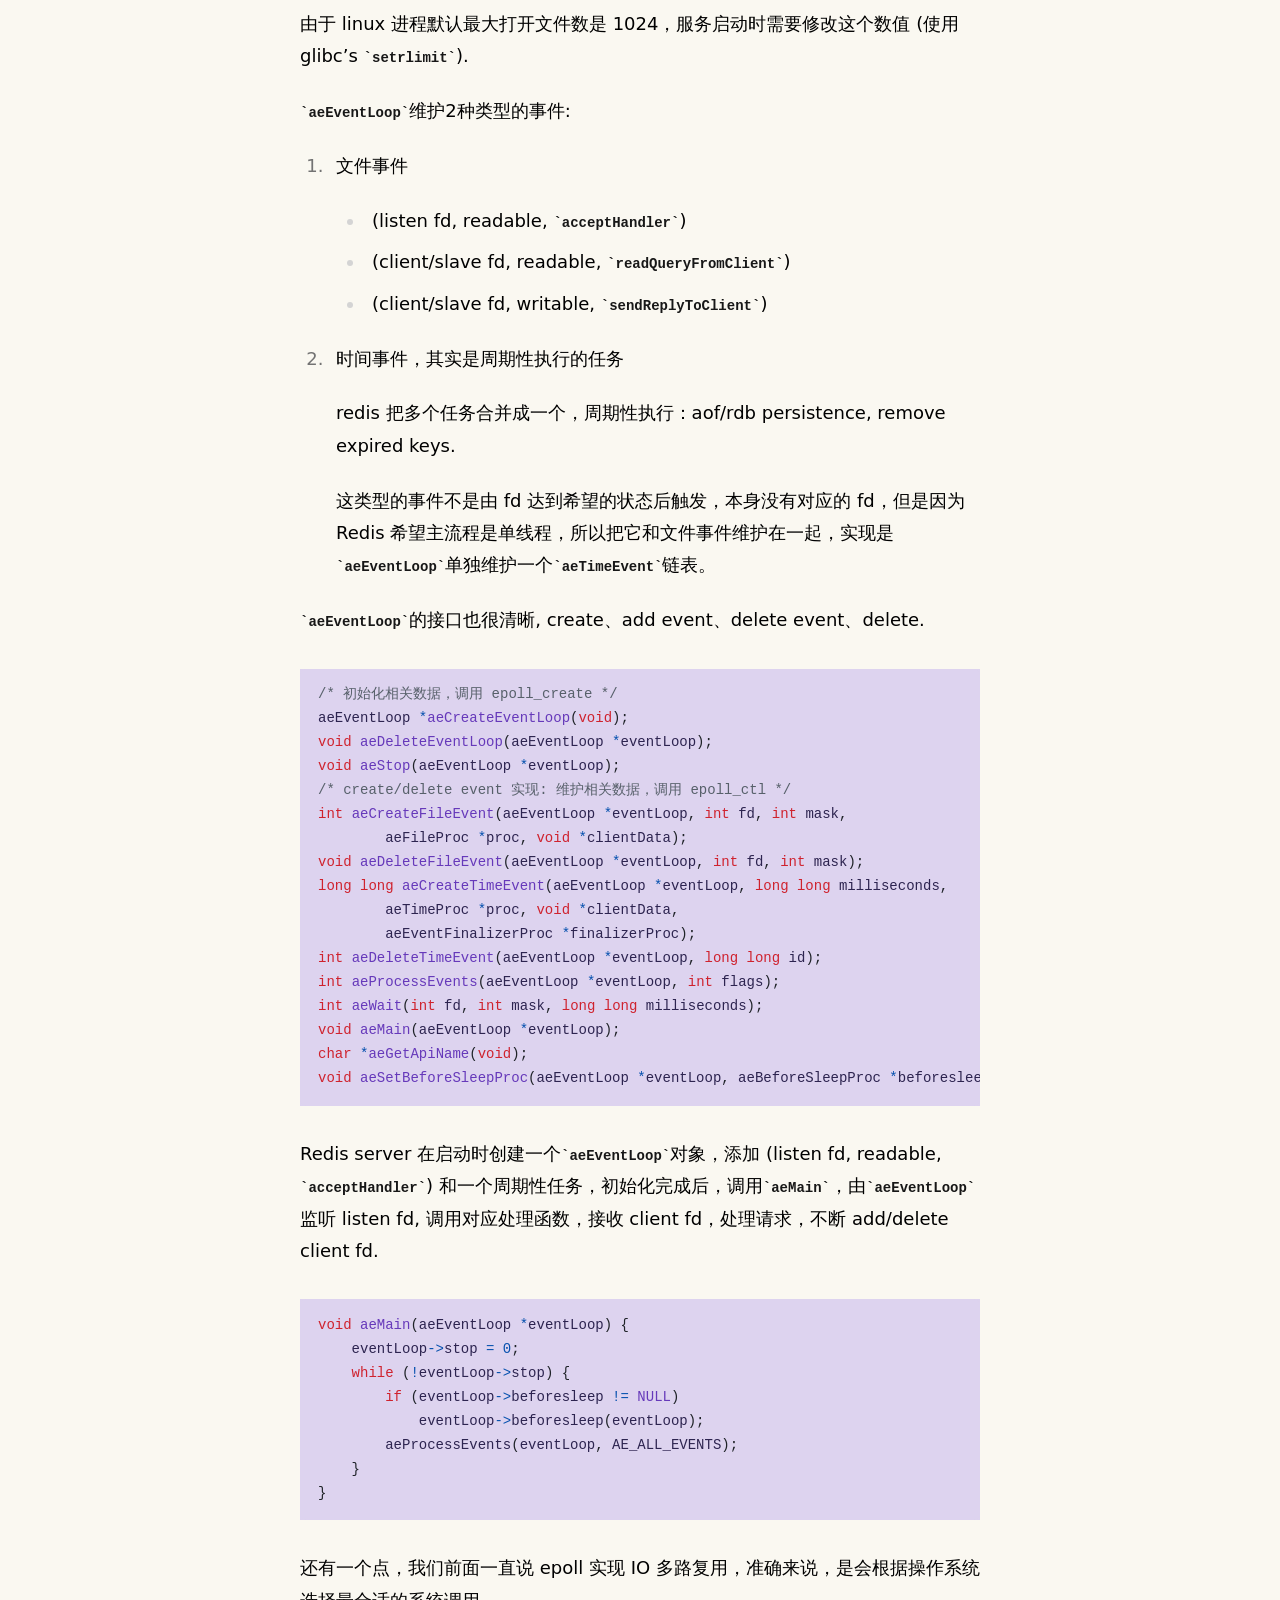
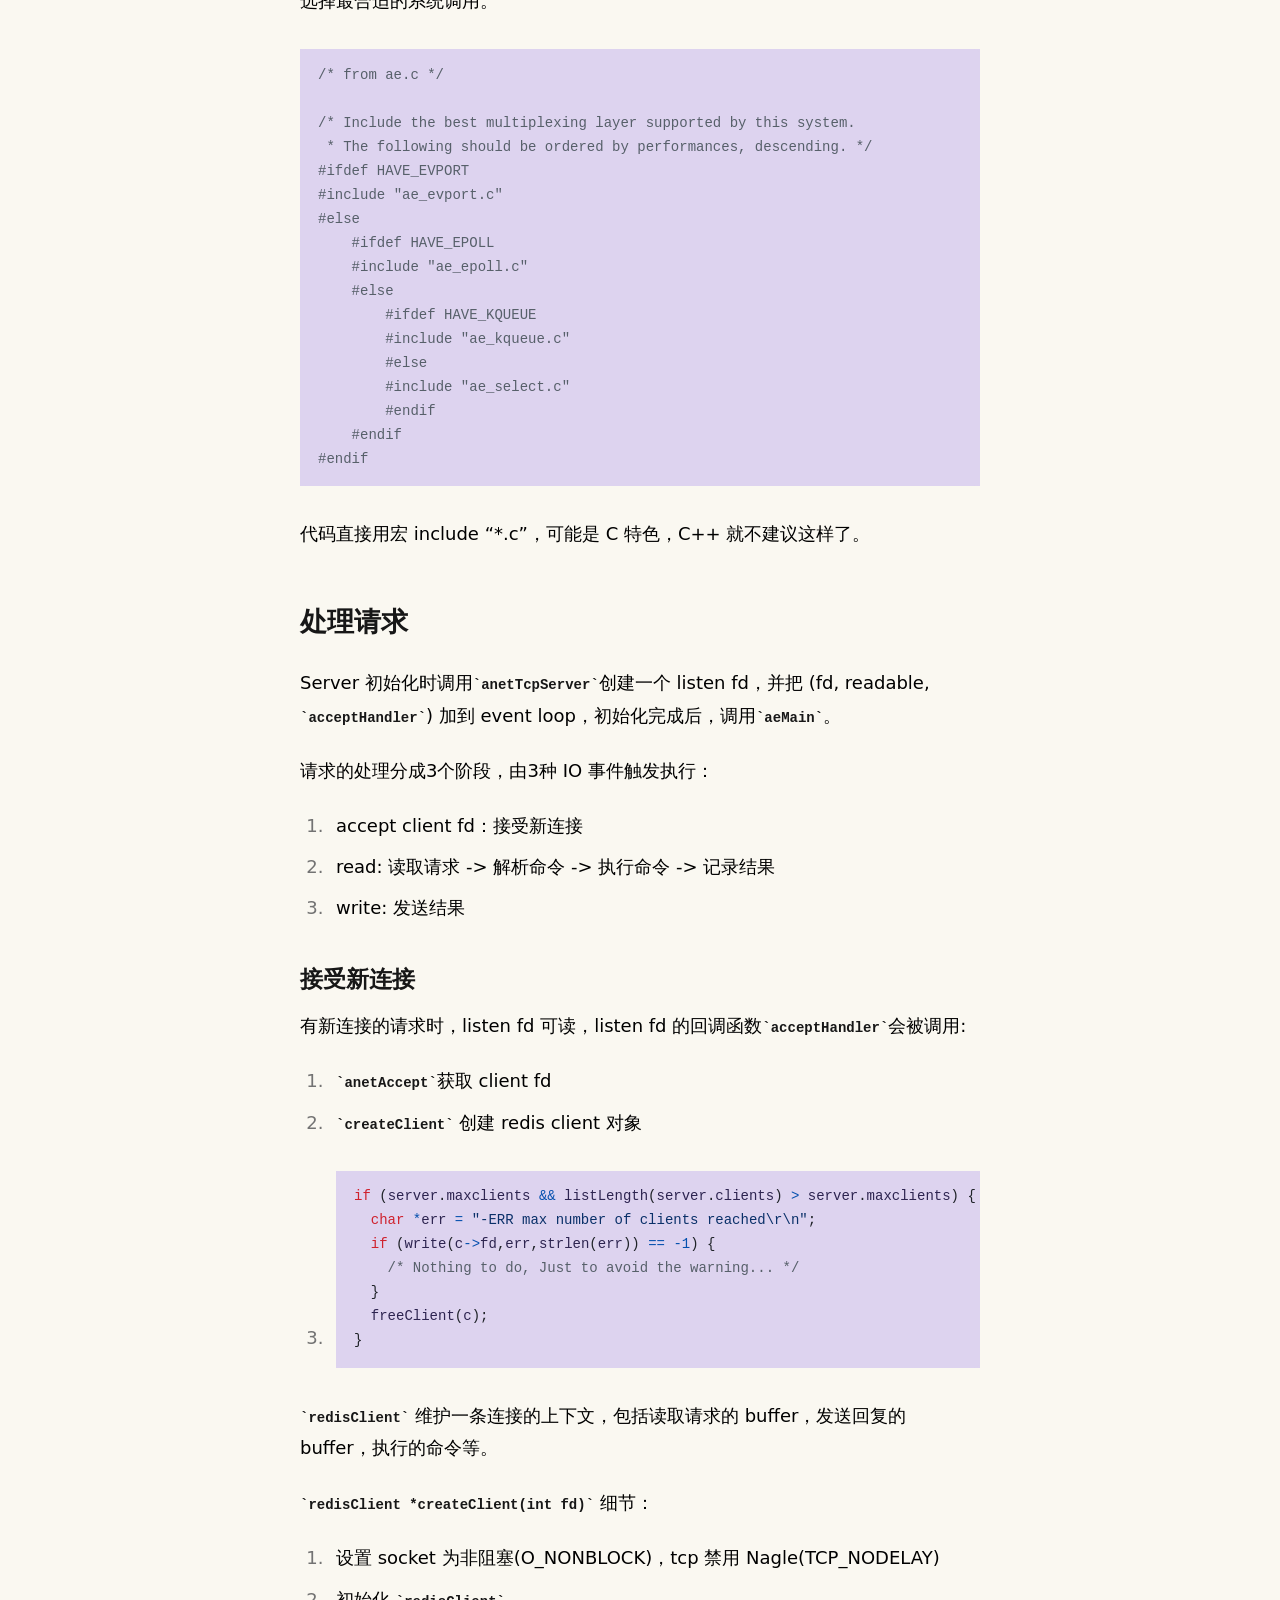
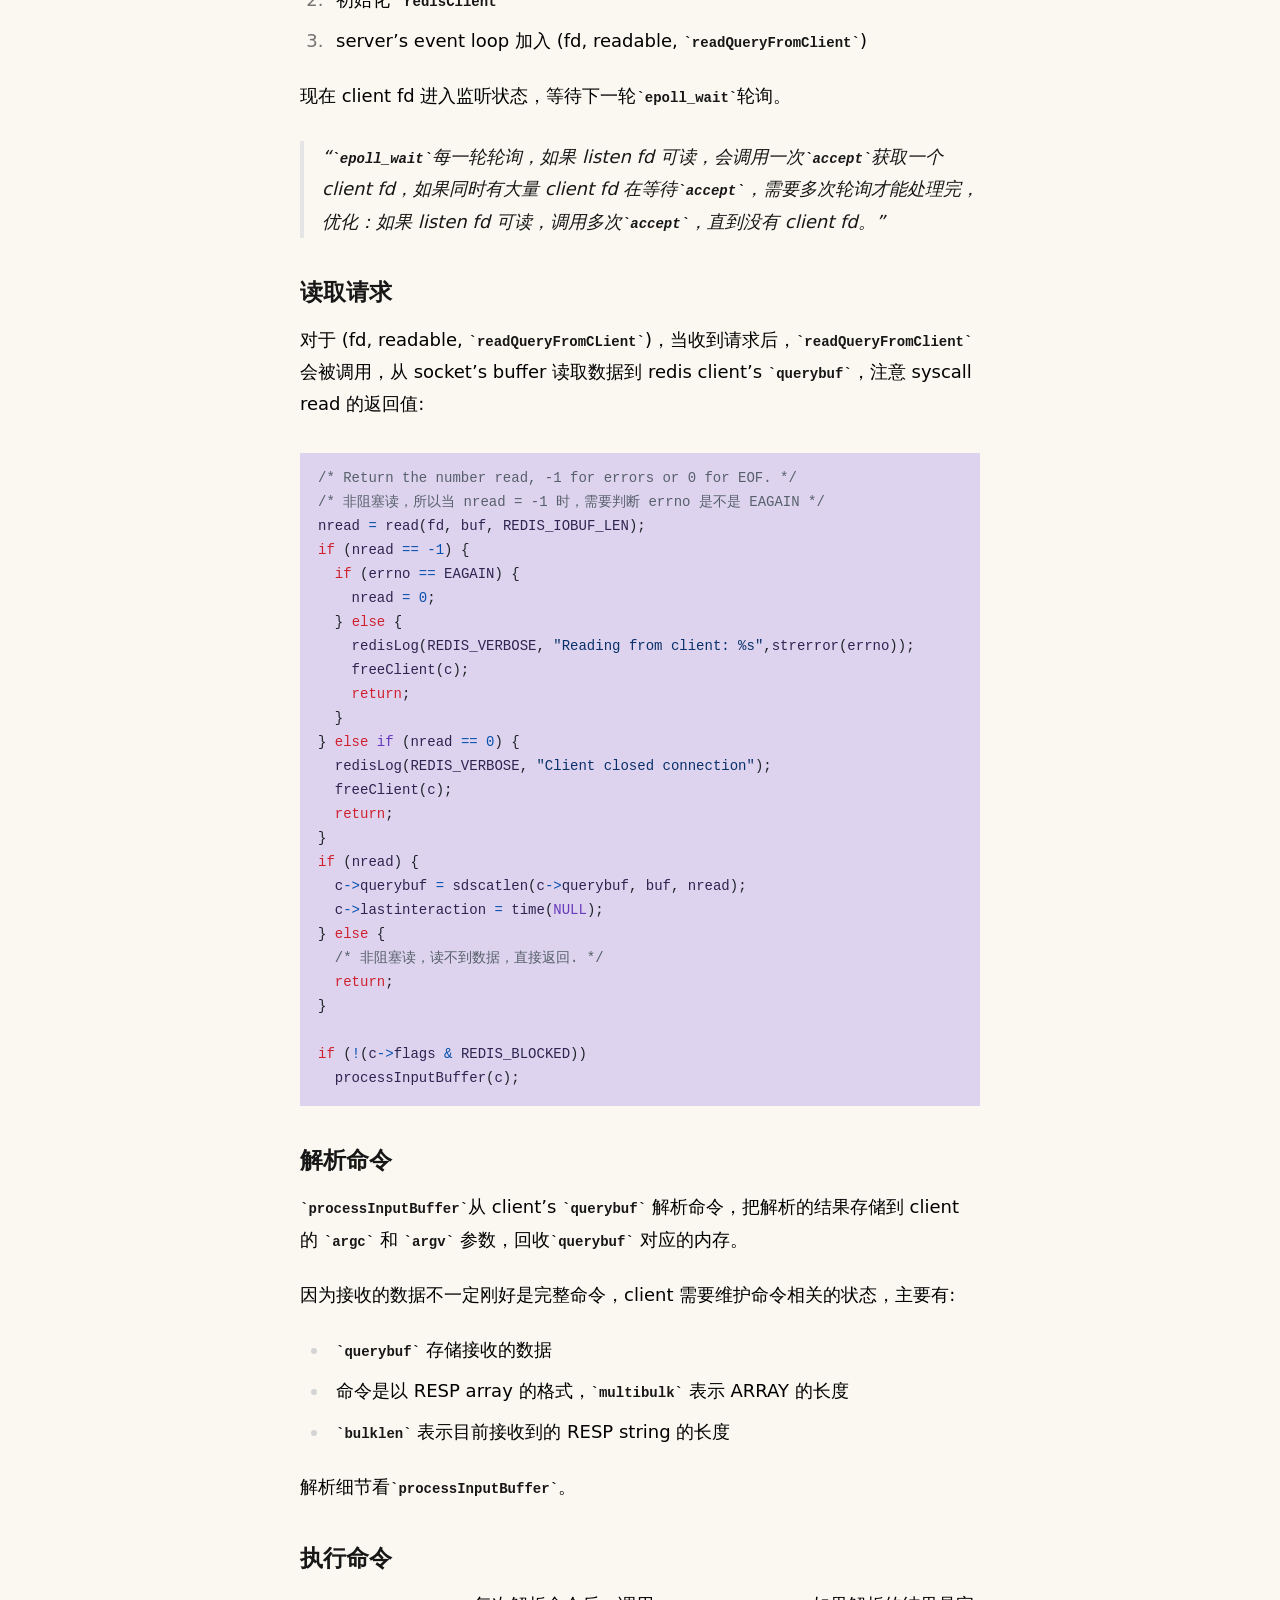
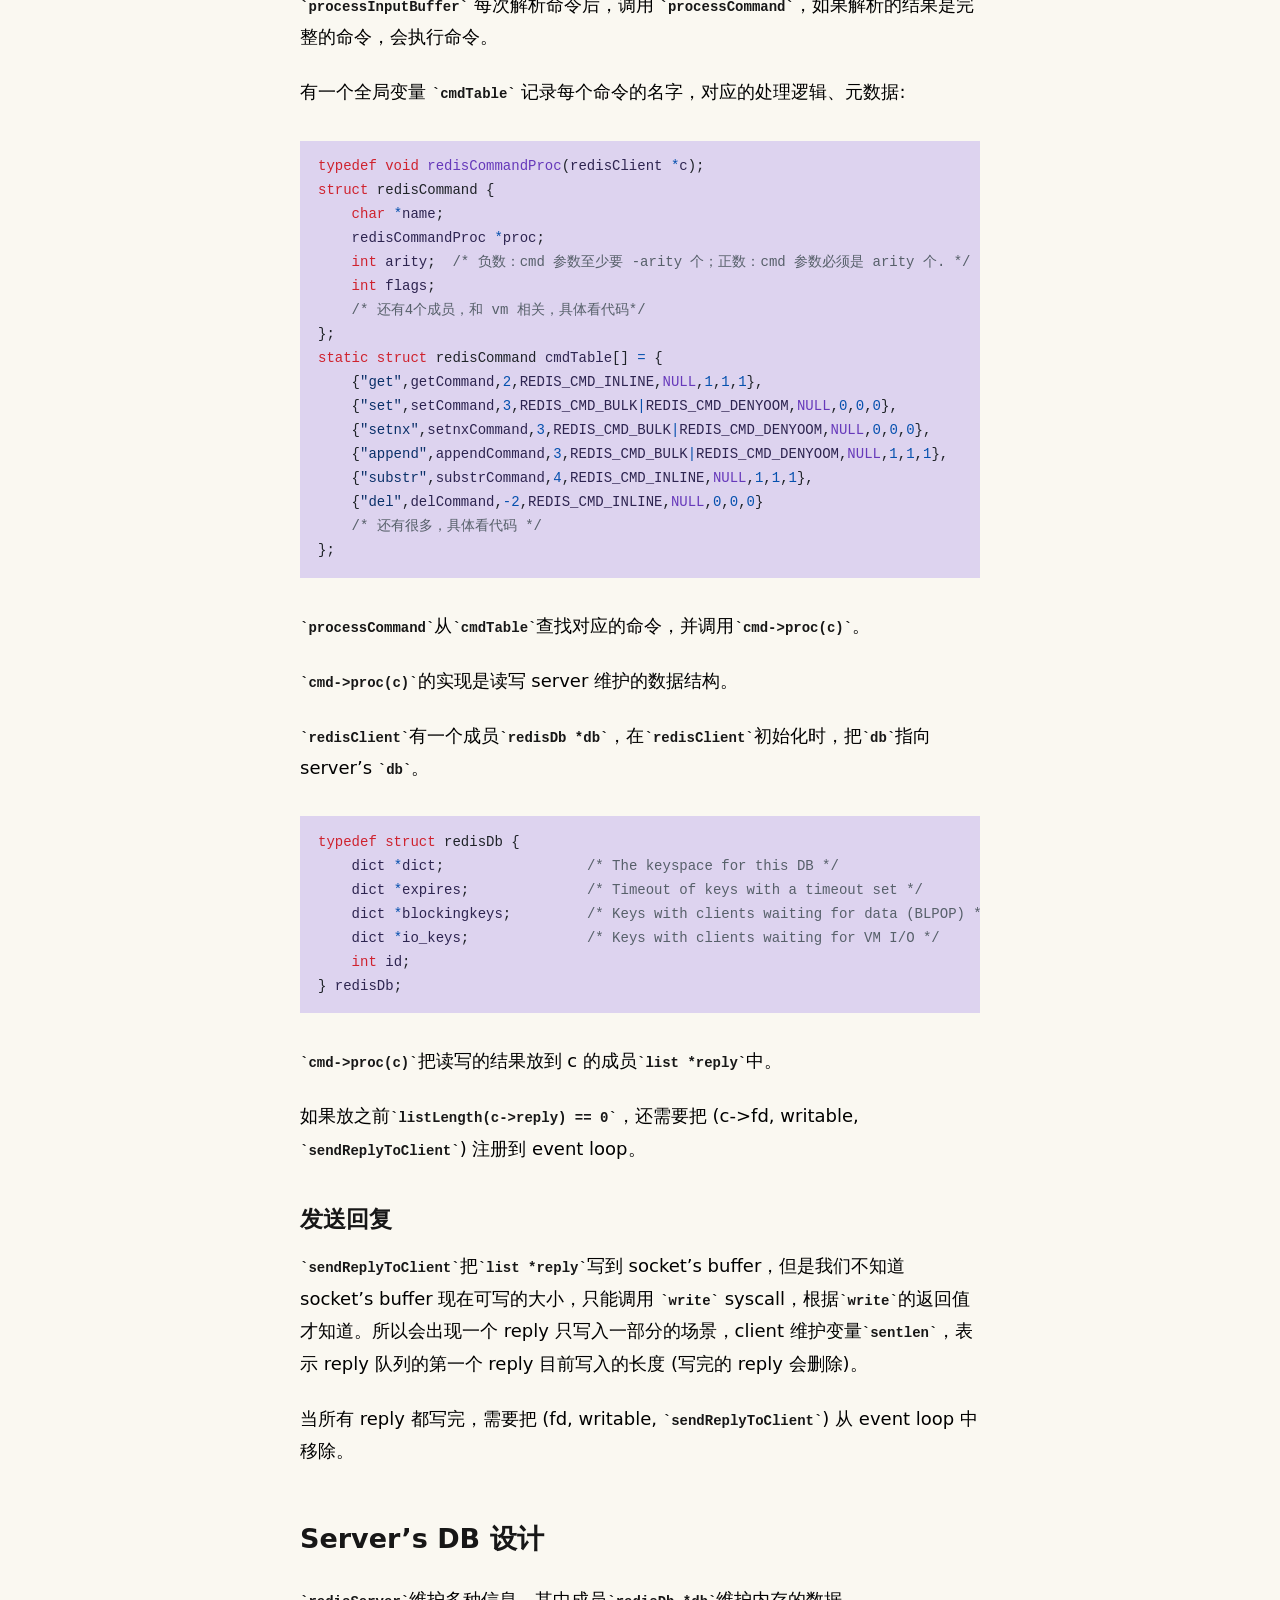
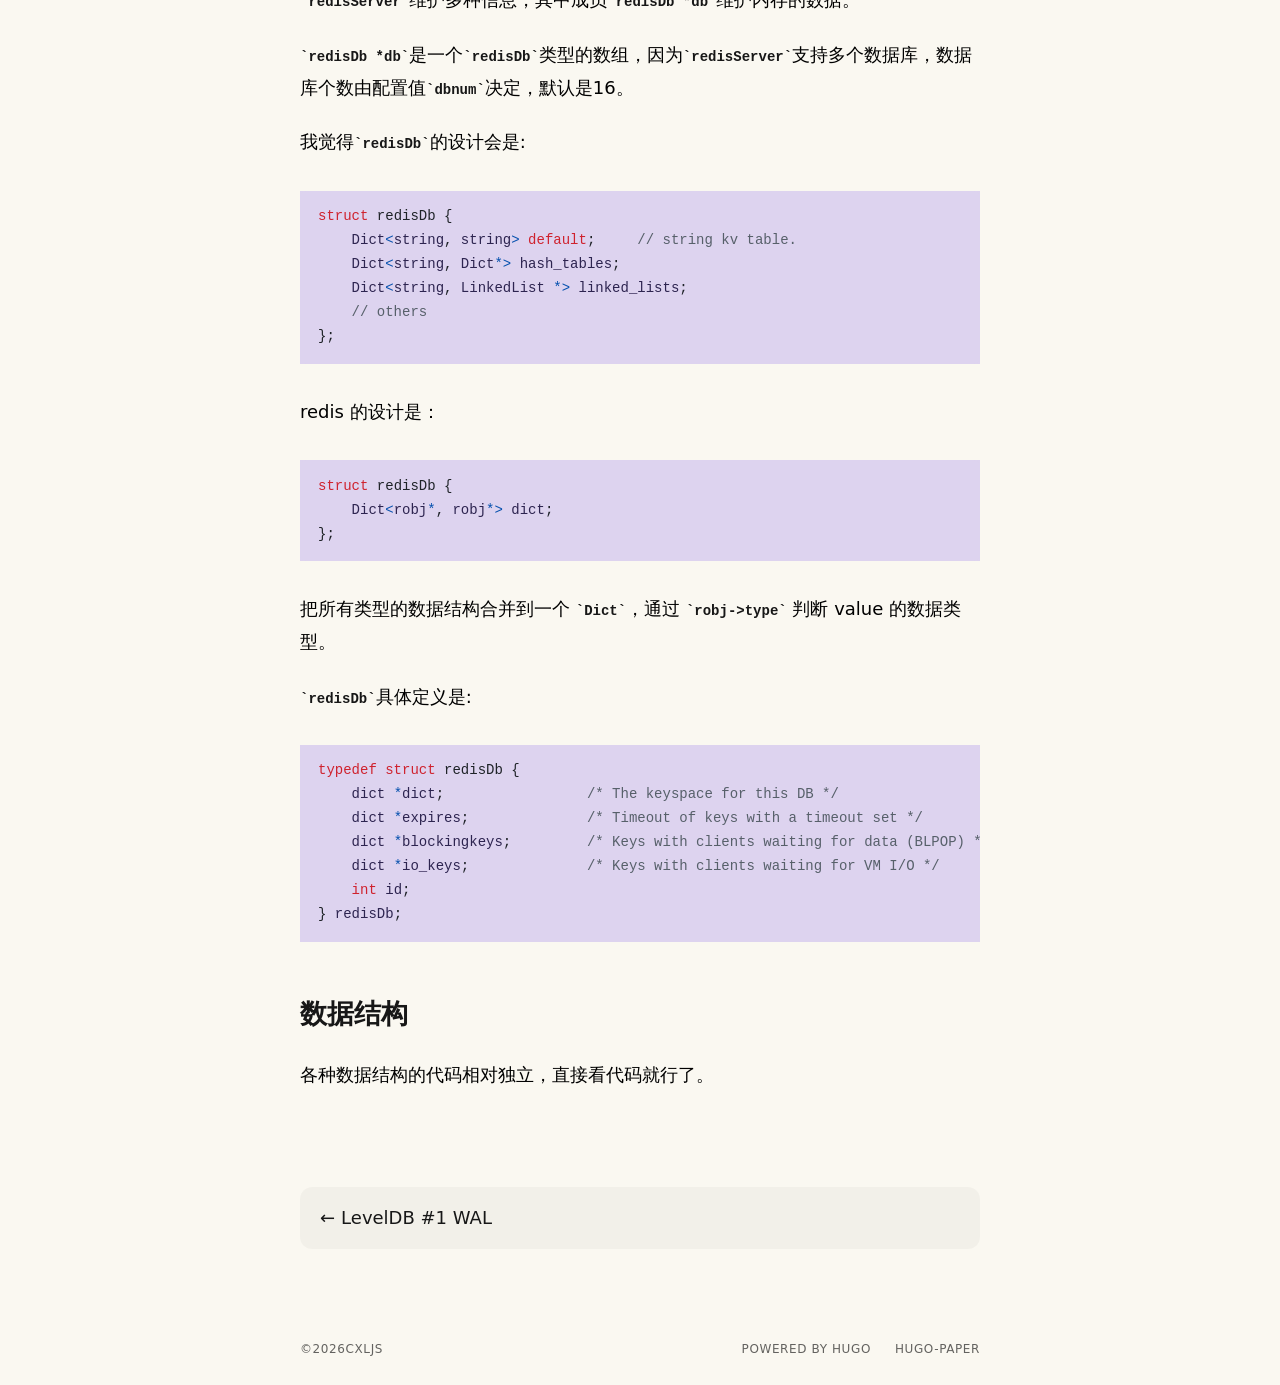
<file: posts/redis/index.html>
<!doctype html>







<html
  class="not-ready lg:text-base"
  style="--bg:#faf8f1"
  lang="en-us"
  dir="ltr"
><head>
  <meta charset="utf-8" />
  <meta http-equiv="X-UA-Compatible" content="IE=edge" />
  <meta
    name="viewport"
    content="width=device-width, initial-scale=1, shrink-to-fit=no"
  />

  
  <title>Redis 主流程实现-cxljs</title>

  
  <meta name="theme-color" />

  <meta name="description" content="
Util
网络框架
处理请求

接受新连接
解析命令
执行命令
发送回复


Server&rsquo;s DB 设计
数据结构

Redis 在互联网应用广泛，常见的使用场景:

作为其他系统的缓存，减少其他系统的负载
对延时要求高的场景

在高性能的前提下，我觉得 Redis 的接口设计是它能从 memcached 等系统中脱颖而出的关键原因，Redis 支持 hash table, set, sorted set, vector set 等数据结构，对用户更加友好，还支持 timeseries, pub/sub, stream 等，使它有更多的使用场景。
类似 S3, Redis API 被称为 Redis 协议，很多 KV 系统都支持 Redis 协议，比如阿里的 Tair。
Redis 单机的整体架构主要分4个部分：网络框架、线程模型、内存数据结构、持久化。
这篇文章讲 Redis 主流程的实现。
Util
lzf[.h/_c.c]实现 lzf 压缩算法，RDB 持久化时默认使用 lzf 压缩 key&amp;value.
zmalloc.[h/c]是 malloc wrapper, 记录使用的堆内存量。
sds.[h/c]实现变长字符串类型，是内部最常用的数据结构，很多 buffer 的类型是 sds，分配内存的策略:

创建对象时，根据指定的长度申请内存
变长、剩余长度不足时，会重新申请(len &#43; add_len) * 2的内存

anet.[h/c]封装socket相关的系统调用，方便使用：" />
  <meta name="author" content="cxljs" /><link rel="preload stylesheet" as="style" href="https://cxljs.github.io/main.min.0ed59c72e3c71f4aab06535ca224bee5d10b738c54c8cc0b9d04d0f05f2a0657.css" />

  
  <link rel="preload" as="image" href="https://cxljs.github.io/theme.png" />

  

  

  <script
    defer
    src="https://cxljs.github.io/highlight.min.js"
    onload="hljs.initHighlightingOnLoad();"
  ></script>

  
  <link
    rel="icon"
    href="https://cxljs.github.io/favicon.ico"
  />
  <link
    rel="apple-touch-icon"
    href="https://cxljs.github.io/apple-touch-icon.png"
  />

  <meta name="generator" content="Hugo 0.145.0">
  <meta itemprop="name" content="Redis 主流程实现">
  <meta itemprop="description" content="Util 网络框架 处理请求 接受新连接 解析命令 执行命令 发送回复 Server’s DB 设计 数据结构 Redis 在互联网应用广泛，常见的使用场景:
作为其他系统的缓存，减少其他系统的负载 对延时要求高的场景 在高性能的前提下，我觉得 Redis 的接口设计是它能从 memcached 等系统中脱颖而出的关键原因，Redis 支持 hash table, set, sorted set, vector set 等数据结构，对用户更加友好，还支持 timeseries, pub/sub, stream 等，使它有更多的使用场景。
类似 S3, Redis API 被称为 Redis 协议，很多 KV 系统都支持 Redis 协议，比如阿里的 Tair。
Redis 单机的整体架构主要分4个部分：网络框架、线程模型、内存数据结构、持久化。
这篇文章讲 Redis 主流程的实现。
Util lzf[.h/_c.c]实现 lzf 压缩算法，RDB 持久化时默认使用 lzf 压缩 key&amp;value.
zmalloc.[h/c]是 malloc wrapper, 记录使用的堆内存量。
sds.[h/c]实现变长字符串类型，是内部最常用的数据结构，很多 buffer 的类型是 sds，分配内存的策略:
创建对象时，根据指定的长度申请内存 变长、剩余长度不足时，会重新申请(len &#43; add_len) * 2的内存 anet.[h/c]封装socket相关的系统调用，方便使用：">
  <meta itemprop="datePublished" content="2024-07-13T15:28:13+08:00">
  <meta itemprop="dateModified" content="2024-07-13T15:28:13+08:00">
  <meta itemprop="wordCount" content="980"><meta property="og:url" content="https://cxljs.github.io/posts/redis/">
  <meta property="og:site_name" content="cxljs">
  <meta property="og:title" content="Redis 主流程实现">
  <meta property="og:description" content="Util 网络框架 处理请求 接受新连接 解析命令 执行命令 发送回复 Server’s DB 设计 数据结构 Redis 在互联网应用广泛，常见的使用场景:
作为其他系统的缓存，减少其他系统的负载 对延时要求高的场景 在高性能的前提下，我觉得 Redis 的接口设计是它能从 memcached 等系统中脱颖而出的关键原因，Redis 支持 hash table, set, sorted set, vector set 等数据结构，对用户更加友好，还支持 timeseries, pub/sub, stream 等，使它有更多的使用场景。
类似 S3, Redis API 被称为 Redis 协议，很多 KV 系统都支持 Redis 协议，比如阿里的 Tair。
Redis 单机的整体架构主要分4个部分：网络框架、线程模型、内存数据结构、持久化。
这篇文章讲 Redis 主流程的实现。
Util lzf[.h/_c.c]实现 lzf 压缩算法，RDB 持久化时默认使用 lzf 压缩 key&amp;value.
zmalloc.[h/c]是 malloc wrapper, 记录使用的堆内存量。
sds.[h/c]实现变长字符串类型，是内部最常用的数据结构，很多 buffer 的类型是 sds，分配内存的策略:
创建对象时，根据指定的长度申请内存 变长、剩余长度不足时，会重新申请(len &#43; add_len) * 2的内存 anet.[h/c]封装socket相关的系统调用，方便使用：">
  <meta property="og:locale" content="en_us">
  <meta property="og:type" content="article">
    <meta property="article:section" content="posts">
    <meta property="article:published_time" content="2024-07-13T15:28:13+08:00">
    <meta property="article:modified_time" content="2024-07-13T15:28:13+08:00">

  <meta name="twitter:card" content="summary">
  <meta name="twitter:title" content="Redis 主流程实现">
  <meta name="twitter:description" content="Util 网络框架 处理请求 接受新连接 解析命令 执行命令 发送回复 Server’s DB 设计 数据结构 Redis 在互联网应用广泛，常见的使用场景:
作为其他系统的缓存，减少其他系统的负载 对延时要求高的场景 在高性能的前提下，我觉得 Redis 的接口设计是它能从 memcached 等系统中脱颖而出的关键原因，Redis 支持 hash table, set, sorted set, vector set 等数据结构，对用户更加友好，还支持 timeseries, pub/sub, stream 等，使它有更多的使用场景。
类似 S3, Redis API 被称为 Redis 协议，很多 KV 系统都支持 Redis 协议，比如阿里的 Tair。
Redis 单机的整体架构主要分4个部分：网络框架、线程模型、内存数据结构、持久化。
这篇文章讲 Redis 主流程的实现。
Util lzf[.h/_c.c]实现 lzf 压缩算法，RDB 持久化时默认使用 lzf 压缩 key&amp;value.
zmalloc.[h/c]是 malloc wrapper, 记录使用的堆内存量。
sds.[h/c]实现变长字符串类型，是内部最常用的数据结构，很多 buffer 的类型是 sds，分配内存的策略:
创建对象时，根据指定的长度申请内存 变长、剩余长度不足时，会重新申请(len &#43; add_len) * 2的内存 anet.[h/c]封装socket相关的系统调用，方便使用：">

  <link rel="canonical" href="https://cxljs.github.io/posts/redis/" />
</head>
<body
    class="bg-(--bg) text-black antialiased duration-200 ease-out [-webkit-tap-highlight-color:transparent] dark:text-white"
  ><header
  class="mx-auto flex h-[4.5rem] max-w-(--w) px-8 whitespace-nowrap lg:justify-center"
>
  <div class="relative z-50 flex items-center ltr:mr-auto rtl:ml-auto">
    <a
      class="-translate-y-[1px] text-2xl font-medium"
      href="https://cxljs.github.io/"
      >cxljs</a
    >
    <div
      class="btn-dark text-[0px] ltr:ml-4 rtl:mr-4 h-6 w-6 shrink-0 cursor-pointer [background:url(./theme.png)_left_center/_auto_theme('spacing.6')_no-repeat] [transition:_background-position_0.4s_steps(5)] dark:[background-position:right]"
      role="button"
      aria-label="Dark"
    ></div>
  </div>

  <div
    class="btn-menu relative z-50 flex h-[4.5rem] w-[5rem] shrink-0 cursor-pointer flex-col items-center justify-center gap-2.5 lg:hidden ltr:-mr-8 rtl:-ml-8"
    role="button"
    aria-label="Menu"
  ></div>

  <script>
    
    const htmlClass = document.documentElement.classList;
    setTimeout(() => {
      htmlClass.remove('not-ready');
    }, 10);

    
    const btnMenu = document.querySelector('.btn-menu');
    btnMenu.addEventListener('click', () => {
      htmlClass.toggle('open');
    });

    
    const metaTheme = document.querySelector('meta[name="theme-color"]');
    const lightBg = '#faf8f1'.replace(/"/g, '');
    const setDark = (isDark) => {
      metaTheme.setAttribute('content', isDark ? '#000' : lightBg);
      htmlClass[isDark ? 'add' : 'remove']('dark');
      localStorage.setItem('dark', isDark);
    };

    
    const darkScheme = window.matchMedia('(prefers-color-scheme: dark)');
    if (htmlClass.contains('dark')) {
      setDark(true);
    } else {
      const darkVal = localStorage.getItem('dark');
      setDark(darkVal ? darkVal === 'true' : darkScheme.matches);
    }

    
    darkScheme.addEventListener('change', (event) => {
      setDark(event.matches);
    });

    
    const btnDark = document.querySelector('.btn-dark');
    btnDark.addEventListener('click', () => {
      setDark(localStorage.getItem('dark') !== 'true');
    });
  </script>

  <div
    class="nav-wrapper fixed inset-x-0 top-full z-40 flex h-full flex-col justify-center bg-(--bg) pb-16 duration-200 select-none lg:static lg:h-auto lg:flex-row lg:bg-transparent! lg:pb-0 lg:transition-none"
  >
  </div>
</header>
<main
      class="prose prose-neutral dark:prose-invert relative mx-auto min-h-[calc(100vh-9rem)] max-w-(--w) px-8 pt-14 pb-16"
    ><article>
  <header class="mb-14">
    <h1 class="my-0! pb-2.5">Redis 主流程实现</h1><div class="text-xs antialiased opacity-60"><time>Jul 13, 2024</time></div></header>

  <section><ul>
<li><a href="#util">Util</a></li>
<li><a href="#%E7%BD%91%E7%BB%9C%E6%A1%86%E6%9E%B6">网络框架</a></li>
<li><a href="#%E5%A4%84%E7%90%86%E8%AF%B7%E6%B1%82">处理请求</a>
<ul>
<li><a href="#%E6%8E%A5%E5%8F%97%E6%96%B0%E8%BF%9E%E6%8E%A5">接受新连接</a></li>
<li><a href="#%E8%A7%A3%E6%9E%90%E5%91%BD%E4%BB%A4">解析命令</a></li>
<li><a href="#%E6%89%A7%E8%A1%8C%E5%91%BD%E4%BB%A4">执行命令</a></li>
<li><a href="#%E5%8F%91%E9%80%81%E5%9B%9E%E5%A4%8D">发送回复</a></li>
</ul>
</li>
<li><a href="#servers-db-%E8%AE%BE%E8%AE%A1">Server&rsquo;s DB 设计</a></li>
<li><a href="#%E6%95%B0%E6%8D%AE%E7%BB%93%E6%9E%84">数据结构</a></li>
</ul>
<p>Redis 在互联网应用广泛，常见的使用场景:</p>
<ul>
<li>作为其他系统的缓存，减少其他系统的负载</li>
<li>对延时要求高的场景</li>
</ul>
<p>在高性能的前提下，我觉得 Redis 的接口设计是它能从 memcached 等系统中脱颖而出的关键原因，Redis 支持 hash table, set, sorted set, vector set 等数据结构，对用户更加友好，还支持 timeseries, pub/sub, stream 等，使它有更多的使用场景。</p>
<p>类似 S3, Redis API 被称为 Redis 协议，很多 KV 系统都支持 Redis 协议，比如阿里的 Tair。</p>
<p>Redis 单机的整体架构主要分4个部分：网络框架、线程模型、内存数据结构、持久化。</p>
<p>这篇文章讲 Redis 主流程的实现。</p>
<h2 id="util">Util</h2>
<p><code>lzf[.h/_c.c]</code>实现 lzf 压缩算法，RDB 持久化时默认使用 lzf 压缩 key&amp;value.</p>
<p><code>zmalloc.[h/c]</code>是 malloc wrapper, 记录使用的堆内存量。</p>
<p><code>sds.[h/c]</code>实现变长字符串类型，是内部最常用的数据结构，很多 buffer 的类型是 <code>sds</code>，分配内存的策略:</p>
<ol>
<li>创建对象时，根据指定的长度申请内存</li>
<li>变长、剩余长度不足时，会重新申请<code>(len + add_len) * 2</code>的内存</li>
</ol>
<p><code>anet.[h/c]</code>封装<code>socket</code>相关的系统调用，方便使用：</p>
<ul>
<li><code>anetTcpServer</code>：socket-&gt;bind-&gt;listen</li>
<li><code>anetAccept</code>: accept</li>
<li><code>anetRead</code>: syscall <code>read</code> 读最多 n bytes -&gt; 刚好读 n bytes</li>
<li><code>anetWrite</code>: syscall <code>write</code> 写最多 n bytes -&gt; 刚好写 n bytes</li>
</ul>
<h2 id="网络框架">网络框架</h2>
<p>Redis 基于事件驱动，用单线程执行主流程(处理请求)，还有少量线程执行关闭文件、回收内存等异步任务，Redis 6.0 使用多个线程(可配置)处理 I/O.</p>
<p>Redis 的事件驱动库本质是 IO 多路复用 + 执行回调函数，代码在<code>ae.[h/c]</code>(事件处理层), <code>ae_epoll.c/ae_kqueue.c/ae_select.c</code>(解耦 IO 多路复用和具体系统调用)。</p>
<p>异步事件库用数据结构 <code>aeEventLoop</code> 维护一个 epoll 实例 + (fd, 监听的状态，处理函数) 的集合。</p>
<div class="highlight"><pre tabindex="0" style="background-color:#fff;-moz-tab-size:4;-o-tab-size:4;tab-size:4;"><code class="language-cpp" data-lang="cpp"><span style="display:flex;"><span><span style="color:#cf222e">typedef</span> <span style="color:#cf222e">struct</span> <span style="color:#1f2328">aeApiState</span> <span style="color:#1f2328">{</span>
</span></span><span style="display:flex;"><span>    <span style="color:#cf222e">int</span> epfd<span style="color:#1f2328">;</span>  <span style="color:#57606a">/* `epoll_create`返回的 epoll fd */</span>
</span></span><span style="display:flex;"><span>    <span style="color:#cf222e">struct</span> <span style="color:#1f2328">epoll_event</span> events<span style="color:#1f2328">[</span>AE_SETSIZE<span style="color:#1f2328">];</span>  <span style="color:#57606a">/* 存储`epoll_wait`结果 */</span>
</span></span><span style="display:flex;"><span><span style="color:#1f2328">}</span> aeApiState<span style="color:#1f2328">;</span>
</span></span><span style="display:flex;"><span>
</span></span><span style="display:flex;"><span><span style="color:#cf222e">typedef</span> <span style="color:#cf222e">struct</span> <span style="color:#1f2328">aeFileEvent</span> <span style="color:#1f2328">{</span>
</span></span><span style="display:flex;"><span>    <span style="color:#cf222e">int</span> mask<span style="color:#1f2328">;</span> <span style="color:#57606a">/* one of AE_(READABLE|WRITABLE) */</span>
</span></span><span style="display:flex;"><span>    aeFileProc <span style="color:#0550ae">*</span>rfileProc<span style="color:#1f2328">;</span>
</span></span><span style="display:flex;"><span>    aeFileProc <span style="color:#0550ae">*</span>wfileProc<span style="color:#1f2328">;</span>
</span></span><span style="display:flex;"><span>    <span style="color:#cf222e">void</span> <span style="color:#0550ae">*</span>clientData<span style="color:#1f2328">;</span> <span style="color:#57606a">/* event loop 内部没有用到，类似 Go context */</span>
</span></span><span style="display:flex;"><span><span style="color:#1f2328">}</span> aeFileEvent<span style="color:#1f2328">;</span>
</span></span><span style="display:flex;"><span>
</span></span><span style="display:flex;"><span><span style="color:#57606a">/* Time event structure */</span>
</span></span><span style="display:flex;"><span><span style="color:#cf222e">typedef</span> <span style="color:#cf222e">struct</span> <span style="color:#1f2328">aeTimeEvent</span> <span style="color:#1f2328">{</span>
</span></span><span style="display:flex;"><span>    <span style="color:#cf222e">long</span> <span style="color:#cf222e">long</span> id<span style="color:#1f2328">;</span> <span style="color:#57606a">/* time event identifier. */</span>
</span></span><span style="display:flex;"><span>    <span style="color:#cf222e">long</span> when_sec<span style="color:#1f2328">;</span> <span style="color:#57606a">/* seconds */</span>
</span></span><span style="display:flex;"><span>    <span style="color:#cf222e">long</span> when_ms<span style="color:#1f2328">;</span> <span style="color:#57606a">/* milliseconds */</span>
</span></span><span style="display:flex;"><span>    aeTimeProc <span style="color:#0550ae">*</span>timeProc<span style="color:#1f2328">;</span>
</span></span><span style="display:flex;"><span>    aeEventFinalizerProc <span style="color:#0550ae">*</span>finalizerProc<span style="color:#1f2328">;</span>  <span style="color:#57606a">/* 删除时执行 */</span>
</span></span><span style="display:flex;"><span>    <span style="color:#cf222e">void</span> <span style="color:#0550ae">*</span>clientData<span style="color:#1f2328">;</span>
</span></span><span style="display:flex;"><span>    <span style="color:#cf222e">struct</span> <span style="color:#1f2328">aeTimeEvent</span> <span style="color:#0550ae">*</span>next<span style="color:#1f2328">;</span>
</span></span><span style="display:flex;"><span><span style="color:#1f2328">}</span> aeTimeEvent<span style="color:#1f2328">;</span>
</span></span><span style="display:flex;"><span>
</span></span><span style="display:flex;"><span><span style="color:#cf222e">typedef</span> <span style="color:#cf222e">struct</span> <span style="color:#1f2328">aeEventLoop</span> <span style="color:#1f2328">{</span>
</span></span><span style="display:flex;"><span>    <span style="color:#cf222e">int</span> maxfd<span style="color:#1f2328">;</span>
</span></span><span style="display:flex;"><span>    <span style="color:#cf222e">long</span> <span style="color:#cf222e">long</span> timeEventNextId<span style="color:#1f2328">;</span>
</span></span><span style="display:flex;"><span>    aeFileEvent events<span style="color:#1f2328">[</span>AE_SETSIZE<span style="color:#1f2328">];</span> <span style="color:#57606a">/* Registered events */</span>
</span></span><span style="display:flex;"><span>    aeFiredEvent fired<span style="color:#1f2328">[</span>AE_SETSIZE<span style="color:#1f2328">];</span> <span style="color:#57606a">/* Fired events */</span>
</span></span><span style="display:flex;"><span>    aeTimeEvent <span style="color:#0550ae">*</span>timeEventHead<span style="color:#1f2328">;</span>
</span></span><span style="display:flex;"><span>    <span style="color:#cf222e">int</span> stop<span style="color:#1f2328">;</span>
</span></span><span style="display:flex;"><span>    <span style="color:#cf222e">void</span> <span style="color:#0550ae">*</span>apidata<span style="color:#1f2328">;</span> <span style="color:#57606a">/* 指向一个 aeApiState 对象 */</span>
</span></span><span style="display:flex;"><span>    aeBeforeSleepProc <span style="color:#0550ae">*</span>beforesleep<span style="color:#1f2328">;</span>
</span></span><span style="display:flex;"><span><span style="color:#1f2328">}</span> aeEventLoop<span style="color:#1f2328">;</span>
</span></span></code></pre></div><p><code>AE_SETSIZE</code>值很重要，决定了 max clients count。<code>aeEventLoop</code>需要维护的 fd 数 = max clients count + 少量内部 fd (listen fd, epoll fd, log file, rdb/aof file, &amp;c)，默认设置<code>AE_SETSIZE = 1024 * 10</code>(10k)，在这个 <a href="https://github.com/redis/redis/commit/e074416be49947c7bab5e237fab7210441bd99e5">commit</a> 改为配置值，<code>redis.conf</code>配置<code>max_clients</code>(默认值是 10000), 服务启动时设置<code>AE_SETSIZE = max_clients + 32</code>，支持运行时动态设置。</p>
<p>由于 linux 进程默认最大打开文件数是 1024，服务启动时需要修改这个数值 (使用 glibc&rsquo;s <code>setrlimit</code>).</p>
<p><code>aeEventLoop</code>维护2种类型的事件:</p>
<ol>
<li>
<p>文件事件</p>
<ul>
<li>(listen fd, readable, <code>acceptHandler</code>)</li>
<li>(client/slave fd, readable, <code>readQueryFromClient</code>)</li>
<li>(client/slave fd, writable, <code>sendReplyToClient</code>)</li>
</ul>
</li>
<li>
<p>时间事件，其实是周期性执行的任务</p>
<p>redis 把多个任务合并成一个，周期性执行：aof/rdb persistence, remove expired keys.</p>
<p>这类型的事件不是由 fd 达到希望的状态后触发，本身没有对应的 fd，但是因为 Redis 希望主流程是单线程，所以把它和文件事件维护在一起，实现是<code>aeEventLoop</code>单独维护一个<code>aeTimeEvent</code>链表。</p>
</li>
</ol>
<p><code>aeEventLoop</code>的接口也很清晰, create、add event、delete event、delete.</p>
<div class="highlight"><pre tabindex="0" style="background-color:#fff;-moz-tab-size:4;-o-tab-size:4;tab-size:4;"><code class="language-cpp" data-lang="cpp"><span style="display:flex;"><span><span style="color:#57606a">/* 初始化相关数据，调用 epoll_create */</span>
</span></span><span style="display:flex;"><span>aeEventLoop <span style="color:#0550ae">*</span><span style="color:#6639ba">aeCreateEventLoop</span><span style="color:#1f2328">(</span><span style="color:#cf222e">void</span><span style="color:#1f2328">);</span>
</span></span><span style="display:flex;"><span><span style="color:#cf222e">void</span> <span style="color:#6639ba">aeDeleteEventLoop</span><span style="color:#1f2328">(</span>aeEventLoop <span style="color:#0550ae">*</span>eventLoop<span style="color:#1f2328">);</span>
</span></span><span style="display:flex;"><span><span style="color:#cf222e">void</span> <span style="color:#6639ba">aeStop</span><span style="color:#1f2328">(</span>aeEventLoop <span style="color:#0550ae">*</span>eventLoop<span style="color:#1f2328">);</span>
</span></span><span style="display:flex;"><span><span style="color:#57606a">/* create/delete event 实现: 维护相关数据，调用 epoll_ctl */</span>
</span></span><span style="display:flex;"><span><span style="color:#cf222e">int</span> <span style="color:#6639ba">aeCreateFileEvent</span><span style="color:#1f2328">(</span>aeEventLoop <span style="color:#0550ae">*</span>eventLoop<span style="color:#1f2328">,</span> <span style="color:#cf222e">int</span> fd<span style="color:#1f2328">,</span> <span style="color:#cf222e">int</span> mask<span style="color:#1f2328">,</span>
</span></span><span style="display:flex;"><span>        aeFileProc <span style="color:#0550ae">*</span>proc<span style="color:#1f2328">,</span> <span style="color:#cf222e">void</span> <span style="color:#0550ae">*</span>clientData<span style="color:#1f2328">);</span>
</span></span><span style="display:flex;"><span><span style="color:#cf222e">void</span> <span style="color:#6639ba">aeDeleteFileEvent</span><span style="color:#1f2328">(</span>aeEventLoop <span style="color:#0550ae">*</span>eventLoop<span style="color:#1f2328">,</span> <span style="color:#cf222e">int</span> fd<span style="color:#1f2328">,</span> <span style="color:#cf222e">int</span> mask<span style="color:#1f2328">);</span>
</span></span><span style="display:flex;"><span><span style="color:#cf222e">long</span> <span style="color:#cf222e">long</span> <span style="color:#6639ba">aeCreateTimeEvent</span><span style="color:#1f2328">(</span>aeEventLoop <span style="color:#0550ae">*</span>eventLoop<span style="color:#1f2328">,</span> <span style="color:#cf222e">long</span> <span style="color:#cf222e">long</span> milliseconds<span style="color:#1f2328">,</span>
</span></span><span style="display:flex;"><span>        aeTimeProc <span style="color:#0550ae">*</span>proc<span style="color:#1f2328">,</span> <span style="color:#cf222e">void</span> <span style="color:#0550ae">*</span>clientData<span style="color:#1f2328">,</span>
</span></span><span style="display:flex;"><span>        aeEventFinalizerProc <span style="color:#0550ae">*</span>finalizerProc<span style="color:#1f2328">);</span>
</span></span><span style="display:flex;"><span><span style="color:#cf222e">int</span> <span style="color:#6639ba">aeDeleteTimeEvent</span><span style="color:#1f2328">(</span>aeEventLoop <span style="color:#0550ae">*</span>eventLoop<span style="color:#1f2328">,</span> <span style="color:#cf222e">long</span> <span style="color:#cf222e">long</span> id<span style="color:#1f2328">);</span>
</span></span><span style="display:flex;"><span><span style="color:#cf222e">int</span> <span style="color:#6639ba">aeProcessEvents</span><span style="color:#1f2328">(</span>aeEventLoop <span style="color:#0550ae">*</span>eventLoop<span style="color:#1f2328">,</span> <span style="color:#cf222e">int</span> flags<span style="color:#1f2328">);</span>
</span></span><span style="display:flex;"><span><span style="color:#cf222e">int</span> <span style="color:#6639ba">aeWait</span><span style="color:#1f2328">(</span><span style="color:#cf222e">int</span> fd<span style="color:#1f2328">,</span> <span style="color:#cf222e">int</span> mask<span style="color:#1f2328">,</span> <span style="color:#cf222e">long</span> <span style="color:#cf222e">long</span> milliseconds<span style="color:#1f2328">);</span>
</span></span><span style="display:flex;"><span><span style="color:#cf222e">void</span> <span style="color:#6639ba">aeMain</span><span style="color:#1f2328">(</span>aeEventLoop <span style="color:#0550ae">*</span>eventLoop<span style="color:#1f2328">);</span>
</span></span><span style="display:flex;"><span><span style="color:#cf222e">char</span> <span style="color:#0550ae">*</span><span style="color:#6639ba">aeGetApiName</span><span style="color:#1f2328">(</span><span style="color:#cf222e">void</span><span style="color:#1f2328">);</span>
</span></span><span style="display:flex;"><span><span style="color:#cf222e">void</span> <span style="color:#6639ba">aeSetBeforeSleepProc</span><span style="color:#1f2328">(</span>aeEventLoop <span style="color:#0550ae">*</span>eventLoop<span style="color:#1f2328">,</span> aeBeforeSleepProc <span style="color:#0550ae">*</span>beforesleep<span style="color:#1f2328">);</span>
</span></span></code></pre></div><p>Redis server 在启动时创建一个<code>aeEventLoop</code>对象，添加 (listen fd, readable, <code>acceptHandler</code>) 和一个周期性任务，初始化完成后，调用<code>aeMain</code>，由<code>aeEventLoop</code>监听 listen fd, 调用对应处理函数，接收 client fd，处理请求，不断 add/delete client fd.</p>
<div class="highlight"><pre tabindex="0" style="background-color:#fff;-moz-tab-size:4;-o-tab-size:4;tab-size:4;"><code class="language-cpp" data-lang="cpp"><span style="display:flex;"><span><span style="color:#cf222e">void</span> <span style="color:#6639ba">aeMain</span><span style="color:#1f2328">(</span>aeEventLoop <span style="color:#0550ae">*</span>eventLoop<span style="color:#1f2328">)</span> <span style="color:#1f2328">{</span>
</span></span><span style="display:flex;"><span>    eventLoop<span style="color:#0550ae">-&gt;</span>stop <span style="color:#0550ae">=</span> <span style="color:#0550ae">0</span><span style="color:#1f2328">;</span>
</span></span><span style="display:flex;"><span>    <span style="color:#cf222e">while</span> <span style="color:#1f2328">(</span><span style="color:#0550ae">!</span>eventLoop<span style="color:#0550ae">-&gt;</span>stop<span style="color:#1f2328">)</span> <span style="color:#1f2328">{</span>
</span></span><span style="display:flex;"><span>        <span style="color:#cf222e">if</span> <span style="color:#1f2328">(</span>eventLoop<span style="color:#0550ae">-&gt;</span>beforesleep <span style="color:#0550ae">!=</span> <span style="color:#6639ba">NULL</span><span style="color:#1f2328">)</span>
</span></span><span style="display:flex;"><span>            eventLoop<span style="color:#0550ae">-&gt;</span>beforesleep<span style="color:#1f2328">(</span>eventLoop<span style="color:#1f2328">);</span>
</span></span><span style="display:flex;"><span>        aeProcessEvents<span style="color:#1f2328">(</span>eventLoop<span style="color:#1f2328">,</span> AE_ALL_EVENTS<span style="color:#1f2328">);</span>
</span></span><span style="display:flex;"><span>    <span style="color:#1f2328">}</span>
</span></span><span style="display:flex;"><span><span style="color:#1f2328">}</span>
</span></span></code></pre></div><p>还有一个点，我们前面一直说 epoll 实现 IO 多路复用，准确来说，是会根据操作系统选择最合适的系统调用。</p>
<div class="highlight"><pre tabindex="0" style="background-color:#fff;-moz-tab-size:4;-o-tab-size:4;tab-size:4;"><code class="language-cpp" data-lang="cpp"><span style="display:flex;"><span><span style="color:#57606a">/* from ae.c */</span>
</span></span><span style="display:flex;"><span>
</span></span><span style="display:flex;"><span><span style="color:#57606a">/* Include the best multiplexing layer supported by this system.
</span></span></span><span style="display:flex;"><span><span style="color:#57606a"> * The following should be ordered by performances, descending. */</span>
</span></span><span style="display:flex;"><span><span style="color:#57606a">#ifdef HAVE_EVPORT
</span></span></span><span style="display:flex;"><span><span style="color:#57606a">#include</span> <span style="color:#57606a">&#34;ae_evport.c&#34;</span><span style="color:#57606a">
</span></span></span><span style="display:flex;"><span><span style="color:#57606a">#else
</span></span></span><span style="display:flex;"><span><span style="color:#57606a"></span>    <span style="color:#57606a">#ifdef HAVE_EPOLL
</span></span></span><span style="display:flex;"><span><span style="color:#57606a"></span>    <span style="color:#57606a">#include</span> <span style="color:#57606a">&#34;ae_epoll.c&#34;</span><span style="color:#57606a">
</span></span></span><span style="display:flex;"><span><span style="color:#57606a"></span>    <span style="color:#57606a">#else
</span></span></span><span style="display:flex;"><span><span style="color:#57606a"></span>        <span style="color:#57606a">#ifdef HAVE_KQUEUE
</span></span></span><span style="display:flex;"><span><span style="color:#57606a"></span>        <span style="color:#57606a">#include</span> <span style="color:#57606a">&#34;ae_kqueue.c&#34;</span><span style="color:#57606a">
</span></span></span><span style="display:flex;"><span><span style="color:#57606a"></span>        <span style="color:#57606a">#else
</span></span></span><span style="display:flex;"><span><span style="color:#57606a"></span>        <span style="color:#57606a">#include</span> <span style="color:#57606a">&#34;ae_select.c&#34;</span><span style="color:#57606a">
</span></span></span><span style="display:flex;"><span><span style="color:#57606a"></span>        <span style="color:#57606a">#endif
</span></span></span><span style="display:flex;"><span><span style="color:#57606a"></span>    <span style="color:#57606a">#endif
</span></span></span><span style="display:flex;"><span><span style="color:#57606a">#endif
</span></span></span></code></pre></div><p>代码直接用宏 include &ldquo;*.c&rdquo;，可能是 C 特色，C++ 就不建议这样了。</p>
<h2 id="处理请求">处理请求</h2>
<p>Server 初始化时调用<code>anetTcpServer</code>创建一个 listen fd，并把 (fd, readable, <code>acceptHandler</code>) 加到 event loop，初始化完成后，调用<code>aeMain</code>。</p>
<p>请求的处理分成3个阶段，由3种 IO 事件触发执行：</p>
<ol>
<li>accept client fd：接受新连接</li>
<li>read: 读取请求 -&gt; 解析命令 -&gt; 执行命令 -&gt; 记录结果</li>
<li>write: 发送结果</li>
</ol>
<h3 id="接受新连接">接受新连接</h3>
<p>有新连接的请求时，listen fd 可读，listen fd 的回调函数<code>acceptHandler</code>会被调用:</p>
<ol>
<li><code>anetAccept</code>获取 client fd</li>
<li><code>createClient</code> 创建 redis client 对象</li>
<li>
<div class="highlight"><pre tabindex="0" style="background-color:#fff;-moz-tab-size:4;-o-tab-size:4;tab-size:4;"><code class="language-cpp" data-lang="cpp"><span style="display:flex;"><span><span style="color:#cf222e">if</span> <span style="color:#1f2328">(</span>server<span style="color:#1f2328">.</span>maxclients <span style="color:#0550ae">&amp;&amp;</span> listLength<span style="color:#1f2328">(</span>server<span style="color:#1f2328">.</span>clients<span style="color:#1f2328">)</span> <span style="color:#0550ae">&gt;</span> server<span style="color:#1f2328">.</span>maxclients<span style="color:#1f2328">)</span> <span style="color:#1f2328">{</span>
</span></span><span style="display:flex;"><span>  <span style="color:#cf222e">char</span> <span style="color:#0550ae">*</span>err <span style="color:#0550ae">=</span> <span style="color:#0a3069">&#34;-ERR max number of clients reached</span><span style="color:#0a3069">\r\n</span><span style="color:#0a3069">&#34;</span><span style="color:#1f2328">;</span>
</span></span><span style="display:flex;"><span>  <span style="color:#cf222e">if</span> <span style="color:#1f2328">(</span>write<span style="color:#1f2328">(</span>c<span style="color:#0550ae">-&gt;</span>fd<span style="color:#1f2328">,</span>err<span style="color:#1f2328">,</span>strlen<span style="color:#1f2328">(</span>err<span style="color:#1f2328">))</span> <span style="color:#0550ae">==</span> <span style="color:#0550ae">-</span><span style="color:#0550ae">1</span><span style="color:#1f2328">)</span> <span style="color:#1f2328">{</span>
</span></span><span style="display:flex;"><span>    <span style="color:#57606a">/* Nothing to do, Just to avoid the warning... */</span>
</span></span><span style="display:flex;"><span>  <span style="color:#1f2328">}</span>
</span></span><span style="display:flex;"><span>  freeClient<span style="color:#1f2328">(</span>c<span style="color:#1f2328">);</span>
</span></span><span style="display:flex;"><span><span style="color:#1f2328">}</span>
</span></span></code></pre></div></li>
</ol>
<p><code>redisClient</code> 维护一条连接的上下文，包括读取请求的 buffer，发送回复的 buffer，执行的命令等。</p>
<p><code>redisClient *createClient(int fd)</code> 细节：</p>
<ol>
<li>设置 socket 为非阻塞(O_NONBLOCK)，tcp 禁用 Nagle(TCP_NODELAY)</li>
<li>初始化 <code>redisClient</code></li>
<li>server&rsquo;s event loop 加入 (fd, readable, <code>readQueryFromClient</code>)</li>
</ol>
<p>现在 client fd 进入监听状态，等待下一轮<code>epoll_wait</code>轮询。</p>
<blockquote>
<p><code>epoll_wait</code>每一轮轮询，如果 listen fd 可读，会调用一次<code>accept</code>获取一个 client fd，如果同时有大量 client fd 在等待<code>accept</code>，需要多次轮询才能处理完，优化：如果 listen fd 可读，调用多次<code>accept</code>，直到没有 client fd。</p></blockquote>
<h3 id="读取请求">读取请求</h3>
<p>对于 (fd, readable, <code>readQueryFromCLient</code>)，当收到请求后，<code>readQueryFromClient</code>会被调用，从 socket&rsquo;s buffer 读取数据到 redis client&rsquo;s <code>querybuf</code>，注意 syscall read 的返回值:</p>
<div class="highlight"><pre tabindex="0" style="background-color:#fff;-moz-tab-size:4;-o-tab-size:4;tab-size:4;"><code class="language-cpp" data-lang="cpp"><span style="display:flex;"><span><span style="color:#57606a">/* Return the number read, -1 for errors or 0 for EOF. */</span>
</span></span><span style="display:flex;"><span><span style="color:#57606a">/* 非阻塞读，所以当 nread = -1 时，需要判断 errno 是不是 EAGAIN */</span>
</span></span><span style="display:flex;"><span>nread <span style="color:#0550ae">=</span> read<span style="color:#1f2328">(</span>fd<span style="color:#1f2328">,</span> buf<span style="color:#1f2328">,</span> REDIS_IOBUF_LEN<span style="color:#1f2328">);</span>
</span></span><span style="display:flex;"><span><span style="color:#cf222e">if</span> <span style="color:#1f2328">(</span>nread <span style="color:#0550ae">==</span> <span style="color:#0550ae">-</span><span style="color:#0550ae">1</span><span style="color:#1f2328">)</span> <span style="color:#1f2328">{</span>
</span></span><span style="display:flex;"><span>  <span style="color:#cf222e">if</span> <span style="color:#1f2328">(</span>errno <span style="color:#0550ae">==</span> EAGAIN<span style="color:#1f2328">)</span> <span style="color:#1f2328">{</span>
</span></span><span style="display:flex;"><span>    nread <span style="color:#0550ae">=</span> <span style="color:#0550ae">0</span><span style="color:#1f2328">;</span>
</span></span><span style="display:flex;"><span>  <span style="color:#1f2328">}</span> <span style="color:#cf222e">else</span> <span style="color:#1f2328">{</span>
</span></span><span style="display:flex;"><span>    redisLog<span style="color:#1f2328">(</span>REDIS_VERBOSE<span style="color:#1f2328">,</span> <span style="color:#0a3069">&#34;Reading from client: %s&#34;</span><span style="color:#1f2328">,</span>strerror<span style="color:#1f2328">(</span>errno<span style="color:#1f2328">));</span>
</span></span><span style="display:flex;"><span>    freeClient<span style="color:#1f2328">(</span>c<span style="color:#1f2328">);</span>
</span></span><span style="display:flex;"><span>    <span style="color:#cf222e">return</span><span style="color:#1f2328">;</span>
</span></span><span style="display:flex;"><span>  <span style="color:#1f2328">}</span>
</span></span><span style="display:flex;"><span><span style="color:#1f2328">}</span> <span style="color:#cf222e">else</span> <span style="color:#6639ba">if</span> <span style="color:#1f2328">(</span>nread <span style="color:#0550ae">==</span> <span style="color:#0550ae">0</span><span style="color:#1f2328">)</span> <span style="color:#1f2328">{</span>
</span></span><span style="display:flex;"><span>  redisLog<span style="color:#1f2328">(</span>REDIS_VERBOSE<span style="color:#1f2328">,</span> <span style="color:#0a3069">&#34;Client closed connection&#34;</span><span style="color:#1f2328">);</span>
</span></span><span style="display:flex;"><span>  freeClient<span style="color:#1f2328">(</span>c<span style="color:#1f2328">);</span>
</span></span><span style="display:flex;"><span>  <span style="color:#cf222e">return</span><span style="color:#1f2328">;</span>
</span></span><span style="display:flex;"><span><span style="color:#1f2328">}</span>
</span></span><span style="display:flex;"><span><span style="color:#cf222e">if</span> <span style="color:#1f2328">(</span>nread<span style="color:#1f2328">)</span> <span style="color:#1f2328">{</span>
</span></span><span style="display:flex;"><span>  c<span style="color:#0550ae">-&gt;</span>querybuf <span style="color:#0550ae">=</span> sdscatlen<span style="color:#1f2328">(</span>c<span style="color:#0550ae">-&gt;</span>querybuf<span style="color:#1f2328">,</span> buf<span style="color:#1f2328">,</span> nread<span style="color:#1f2328">);</span>
</span></span><span style="display:flex;"><span>  c<span style="color:#0550ae">-&gt;</span>lastinteraction <span style="color:#0550ae">=</span> time<span style="color:#1f2328">(</span><span style="color:#6639ba">NULL</span><span style="color:#1f2328">);</span>
</span></span><span style="display:flex;"><span><span style="color:#1f2328">}</span> <span style="color:#cf222e">else</span> <span style="color:#1f2328">{</span>
</span></span><span style="display:flex;"><span>  <span style="color:#57606a">/* 非阻塞读，读不到数据，直接返回. */</span>
</span></span><span style="display:flex;"><span>  <span style="color:#cf222e">return</span><span style="color:#1f2328">;</span>
</span></span><span style="display:flex;"><span><span style="color:#1f2328">}</span>
</span></span><span style="display:flex;"><span>
</span></span><span style="display:flex;"><span><span style="color:#cf222e">if</span> <span style="color:#1f2328">(</span><span style="color:#0550ae">!</span><span style="color:#1f2328">(</span>c<span style="color:#0550ae">-&gt;</span>flags <span style="color:#0550ae">&amp;</span> REDIS_BLOCKED<span style="color:#1f2328">))</span>
</span></span><span style="display:flex;"><span>  processInputBuffer<span style="color:#1f2328">(</span>c<span style="color:#1f2328">);</span>
</span></span></code></pre></div><h3 id="解析命令">解析命令</h3>
<p><code>processInputBuffer</code>从 client&rsquo;s <code>querybuf</code> 解析命令，把解析的结果存储到 client 的 <code>argc</code> 和 <code>argv</code> 参数，回收<code>querybuf</code> 对应的内存。</p>
<p>因为接收的数据不一定刚好是完整命令，client 需要维护命令相关的状态，主要有:</p>
<ul>
<li><code>querybuf</code> 存储接收的数据</li>
<li>命令是以 RESP array 的格式，<code>multibulk</code> 表示 ARRAY 的长度</li>
<li><code>bulklen</code> 表示目前接收到的 RESP string 的长度</li>
</ul>
<p>解析细节看<code>processInputBuffer</code>。</p>
<h3 id="执行命令">执行命令</h3>
<p><code>processInputBuffer</code> 每次解析命令后，调用 <code>processCommand</code>，如果解析的结果是完整的命令，会执行命令。</p>
<p>有一个全局变量 <code>cmdTable</code> 记录每个命令的名字，对应的处理逻辑、元数据:</p>
<div class="highlight"><pre tabindex="0" style="background-color:#fff;-moz-tab-size:4;-o-tab-size:4;tab-size:4;"><code class="language-cpp" data-lang="cpp"><span style="display:flex;"><span><span style="color:#cf222e">typedef</span> <span style="color:#cf222e">void</span> <span style="color:#6639ba">redisCommandProc</span><span style="color:#1f2328">(</span>redisClient <span style="color:#0550ae">*</span>c<span style="color:#1f2328">);</span>
</span></span><span style="display:flex;"><span><span style="color:#cf222e">struct</span> <span style="color:#1f2328">redisCommand</span> <span style="color:#1f2328">{</span>
</span></span><span style="display:flex;"><span>    <span style="color:#cf222e">char</span> <span style="color:#0550ae">*</span>name<span style="color:#1f2328">;</span>
</span></span><span style="display:flex;"><span>    redisCommandProc <span style="color:#0550ae">*</span>proc<span style="color:#1f2328">;</span>
</span></span><span style="display:flex;"><span>    <span style="color:#cf222e">int</span> arity<span style="color:#1f2328">;</span>  <span style="color:#57606a">/* 负数：cmd 参数至少要 -arity 个；正数：cmd 参数必须是 arity 个. */</span>
</span></span><span style="display:flex;"><span>    <span style="color:#cf222e">int</span> flags<span style="color:#1f2328">;</span>
</span></span><span style="display:flex;"><span>    <span style="color:#57606a">/* 还有4个成员，和 vm 相关，具体看代码*/</span>
</span></span><span style="display:flex;"><span><span style="color:#1f2328">};</span>
</span></span><span style="display:flex;"><span><span style="color:#cf222e">static</span> <span style="color:#cf222e">struct</span> <span style="color:#1f2328">redisCommand</span> cmdTable<span style="color:#1f2328">[]</span> <span style="color:#0550ae">=</span> <span style="color:#1f2328">{</span>
</span></span><span style="display:flex;"><span>    <span style="color:#1f2328">{</span><span style="color:#0a3069">&#34;get&#34;</span><span style="color:#1f2328">,</span>getCommand<span style="color:#1f2328">,</span><span style="color:#0550ae">2</span><span style="color:#1f2328">,</span>REDIS_CMD_INLINE<span style="color:#1f2328">,</span><span style="color:#6639ba">NULL</span><span style="color:#1f2328">,</span><span style="color:#0550ae">1</span><span style="color:#1f2328">,</span><span style="color:#0550ae">1</span><span style="color:#1f2328">,</span><span style="color:#0550ae">1</span><span style="color:#1f2328">},</span>
</span></span><span style="display:flex;"><span>    <span style="color:#1f2328">{</span><span style="color:#0a3069">&#34;set&#34;</span><span style="color:#1f2328">,</span>setCommand<span style="color:#1f2328">,</span><span style="color:#0550ae">3</span><span style="color:#1f2328">,</span>REDIS_CMD_BULK<span style="color:#0550ae">|</span>REDIS_CMD_DENYOOM<span style="color:#1f2328">,</span><span style="color:#6639ba">NULL</span><span style="color:#1f2328">,</span><span style="color:#0550ae">0</span><span style="color:#1f2328">,</span><span style="color:#0550ae">0</span><span style="color:#1f2328">,</span><span style="color:#0550ae">0</span><span style="color:#1f2328">},</span>
</span></span><span style="display:flex;"><span>    <span style="color:#1f2328">{</span><span style="color:#0a3069">&#34;setnx&#34;</span><span style="color:#1f2328">,</span>setnxCommand<span style="color:#1f2328">,</span><span style="color:#0550ae">3</span><span style="color:#1f2328">,</span>REDIS_CMD_BULK<span style="color:#0550ae">|</span>REDIS_CMD_DENYOOM<span style="color:#1f2328">,</span><span style="color:#6639ba">NULL</span><span style="color:#1f2328">,</span><span style="color:#0550ae">0</span><span style="color:#1f2328">,</span><span style="color:#0550ae">0</span><span style="color:#1f2328">,</span><span style="color:#0550ae">0</span><span style="color:#1f2328">},</span>
</span></span><span style="display:flex;"><span>    <span style="color:#1f2328">{</span><span style="color:#0a3069">&#34;append&#34;</span><span style="color:#1f2328">,</span>appendCommand<span style="color:#1f2328">,</span><span style="color:#0550ae">3</span><span style="color:#1f2328">,</span>REDIS_CMD_BULK<span style="color:#0550ae">|</span>REDIS_CMD_DENYOOM<span style="color:#1f2328">,</span><span style="color:#6639ba">NULL</span><span style="color:#1f2328">,</span><span style="color:#0550ae">1</span><span style="color:#1f2328">,</span><span style="color:#0550ae">1</span><span style="color:#1f2328">,</span><span style="color:#0550ae">1</span><span style="color:#1f2328">},</span>
</span></span><span style="display:flex;"><span>    <span style="color:#1f2328">{</span><span style="color:#0a3069">&#34;substr&#34;</span><span style="color:#1f2328">,</span>substrCommand<span style="color:#1f2328">,</span><span style="color:#0550ae">4</span><span style="color:#1f2328">,</span>REDIS_CMD_INLINE<span style="color:#1f2328">,</span><span style="color:#6639ba">NULL</span><span style="color:#1f2328">,</span><span style="color:#0550ae">1</span><span style="color:#1f2328">,</span><span style="color:#0550ae">1</span><span style="color:#1f2328">,</span><span style="color:#0550ae">1</span><span style="color:#1f2328">},</span>
</span></span><span style="display:flex;"><span>    <span style="color:#1f2328">{</span><span style="color:#0a3069">&#34;del&#34;</span><span style="color:#1f2328">,</span>delCommand<span style="color:#1f2328">,</span><span style="color:#0550ae">-</span><span style="color:#0550ae">2</span><span style="color:#1f2328">,</span>REDIS_CMD_INLINE<span style="color:#1f2328">,</span><span style="color:#6639ba">NULL</span><span style="color:#1f2328">,</span><span style="color:#0550ae">0</span><span style="color:#1f2328">,</span><span style="color:#0550ae">0</span><span style="color:#1f2328">,</span><span style="color:#0550ae">0</span><span style="color:#1f2328">}</span>
</span></span><span style="display:flex;"><span>    <span style="color:#57606a">/* 还有很多，具体看代码 */</span>
</span></span><span style="display:flex;"><span><span style="color:#1f2328">};</span>
</span></span></code></pre></div><p><code>processCommand</code>从<code>cmdTable</code>查找对应的命令，并调用<code>cmd-&gt;proc(c)</code>。</p>
<p><code>cmd-&gt;proc(c)</code>的实现是读写 server 维护的数据结构。</p>
<p><code>redisClient</code>有一个成员<code>redisDb *db</code>，在<code>redisClient</code>初始化时，把<code>db</code>指向 server&rsquo;s <code>db</code>。</p>
<div class="highlight"><pre tabindex="0" style="background-color:#fff;-moz-tab-size:4;-o-tab-size:4;tab-size:4;"><code class="language-cpp" data-lang="cpp"><span style="display:flex;"><span><span style="color:#cf222e">typedef</span> <span style="color:#cf222e">struct</span> <span style="color:#1f2328">redisDb</span> <span style="color:#1f2328">{</span>
</span></span><span style="display:flex;"><span>    dict <span style="color:#0550ae">*</span>dict<span style="color:#1f2328">;</span>                 <span style="color:#57606a">/* The keyspace for this DB */</span>
</span></span><span style="display:flex;"><span>    dict <span style="color:#0550ae">*</span>expires<span style="color:#1f2328">;</span>              <span style="color:#57606a">/* Timeout of keys with a timeout set */</span>
</span></span><span style="display:flex;"><span>    dict <span style="color:#0550ae">*</span>blockingkeys<span style="color:#1f2328">;</span>         <span style="color:#57606a">/* Keys with clients waiting for data (BLPOP) */</span>
</span></span><span style="display:flex;"><span>    dict <span style="color:#0550ae">*</span>io_keys<span style="color:#1f2328">;</span>              <span style="color:#57606a">/* Keys with clients waiting for VM I/O */</span>
</span></span><span style="display:flex;"><span>    <span style="color:#cf222e">int</span> id<span style="color:#1f2328">;</span>
</span></span><span style="display:flex;"><span><span style="color:#1f2328">}</span> redisDb<span style="color:#1f2328">;</span>
</span></span></code></pre></div><p><code>cmd-&gt;proc(c)</code>把读写的结果放到 c 的成员<code>list *reply</code>中。</p>
<p>如果放之前<code>listLength(c-&gt;reply) == 0</code>，还需要把 (c-&gt;fd, writable, <code>sendReplyToClient</code>) 注册到 event loop。</p>
<h3 id="发送回复">发送回复</h3>
<p><code>sendReplyToClient</code>把<code>list *reply</code>写到 socket&rsquo;s buffer，但是我们不知道 socket&rsquo;s buffer 现在可写的大小，只能调用 <code>write</code> syscall，根据<code>write</code>的返回值才知道。所以会出现一个 reply 只写入一部分的场景，client 维护变量<code>sentlen</code>，表示 reply 队列的第一个 reply 目前写入的长度 (写完的 reply 会删除)。</p>
<p>当所有 reply 都写完，需要把 (fd, writable, <code>sendReplyToClient</code>) 从 event loop 中移除。</p>
<h2 id="servers-db-设计">Server&rsquo;s DB 设计</h2>
<p><code>redisServer</code>维护多种信息，其中成员<code>redisDb *db</code>维护内存的数据。</p>
<p><code>redisDb *db</code>是一个<code>redisDb</code>类型的数组，因为<code>redisServer</code>支持多个数据库，数据库个数由配置值<code>dbnum</code>决定，默认是16。</p>
<p>我觉得<code>redisDb</code>的设计会是:</p>
<div class="highlight"><pre tabindex="0" style="background-color:#fff;-moz-tab-size:4;-o-tab-size:4;tab-size:4;"><code class="language-cpp" data-lang="cpp"><span style="display:flex;"><span><span style="color:#cf222e">struct</span> <span style="color:#1f2328">redisDb</span> <span style="color:#1f2328">{</span>
</span></span><span style="display:flex;"><span>    Dict<span style="color:#0550ae">&lt;</span>string<span style="color:#1f2328">,</span> string<span style="color:#0550ae">&gt;</span> <span style="color:#cf222e">default</span><span style="color:#1f2328">;</span>     <span style="color:#57606a">// string kv table.
</span></span></span><span style="display:flex;"><span><span style="color:#57606a"></span>    Dict<span style="color:#0550ae">&lt;</span>string<span style="color:#1f2328">,</span> Dict<span style="color:#0550ae">*&gt;</span> hash_tables<span style="color:#1f2328">;</span>
</span></span><span style="display:flex;"><span>    Dict<span style="color:#0550ae">&lt;</span>string<span style="color:#1f2328">,</span> LinkedList <span style="color:#0550ae">*&gt;</span> linked_lists<span style="color:#1f2328">;</span>
</span></span><span style="display:flex;"><span>    <span style="color:#57606a">// others
</span></span></span><span style="display:flex;"><span><span style="color:#57606a"></span><span style="color:#1f2328">};</span>
</span></span></code></pre></div><p>redis 的设计是：</p>
<div class="highlight"><pre tabindex="0" style="background-color:#fff;-moz-tab-size:4;-o-tab-size:4;tab-size:4;"><code class="language-cpp" data-lang="cpp"><span style="display:flex;"><span><span style="color:#cf222e">struct</span> <span style="color:#1f2328">redisDb</span> <span style="color:#1f2328">{</span>
</span></span><span style="display:flex;"><span>    Dict<span style="color:#0550ae">&lt;</span>robj<span style="color:#0550ae">*</span><span style="color:#1f2328">,</span> robj<span style="color:#0550ae">*&gt;</span> dict<span style="color:#1f2328">;</span>
</span></span><span style="display:flex;"><span><span style="color:#1f2328">};</span>
</span></span></code></pre></div><p>把所有类型的数据结构合并到一个 <code>Dict</code>，通过 <code>robj-&gt;type</code> 判断 value 的数据类型。</p>
<p><code>redisDb</code>具体定义是:</p>
<div class="highlight"><pre tabindex="0" style="background-color:#fff;-moz-tab-size:4;-o-tab-size:4;tab-size:4;"><code class="language-cpp" data-lang="cpp"><span style="display:flex;"><span><span style="color:#cf222e">typedef</span> <span style="color:#cf222e">struct</span> <span style="color:#1f2328">redisDb</span> <span style="color:#1f2328">{</span>
</span></span><span style="display:flex;"><span>    dict <span style="color:#0550ae">*</span>dict<span style="color:#1f2328">;</span>                 <span style="color:#57606a">/* The keyspace for this DB */</span>
</span></span><span style="display:flex;"><span>    dict <span style="color:#0550ae">*</span>expires<span style="color:#1f2328">;</span>              <span style="color:#57606a">/* Timeout of keys with a timeout set */</span>
</span></span><span style="display:flex;"><span>    dict <span style="color:#0550ae">*</span>blockingkeys<span style="color:#1f2328">;</span>         <span style="color:#57606a">/* Keys with clients waiting for data (BLPOP) */</span>
</span></span><span style="display:flex;"><span>    dict <span style="color:#0550ae">*</span>io_keys<span style="color:#1f2328">;</span>              <span style="color:#57606a">/* Keys with clients waiting for VM I/O */</span>
</span></span><span style="display:flex;"><span>    <span style="color:#cf222e">int</span> id<span style="color:#1f2328">;</span>
</span></span><span style="display:flex;"><span><span style="color:#1f2328">}</span> redisDb<span style="color:#1f2328">;</span>
</span></span></code></pre></div><h2 id="数据结构">数据结构</h2>
<p>各种数据结构的代码相对独立，直接看代码就行了。</p>
</section>

  <nav
    class="mt-24 flex overflow-hidden rounded-xl bg-black/[3%] text-lg leading-[1.2]! *:flex *:w-1/2 *:items-center *:p-5 *:font-medium *:no-underline dark:bg-white/[8%] [&>*:hover]:bg-black/[2%] dark:[&>*:hover]:bg-white/[3%]"
  ><a class="ltr:pr-3 rtl:pl-3" href="https://cxljs.github.io/posts/leveldb-1-wal/"
      ><span class="ltr:mr-1.5 rtl:ml-1.5">←</span><span>LevelDB #1 WAL</span></a
    ></nav></article></main><footer
  class="mx-auto flex h-[4.5rem] max-w-(--w) items-center px-8 text-xs tracking-wider uppercase opacity-60"
>
  <div class="mr-auto">&copy;2026<a class="link" href="https://cxljs.github.io/">cxljs</a></div>
  <a class="link mx-6" href="https://gohugo.io/" rel="noopener" target="_blank"
    >powered by hugo️️</a
  >️
  <a
    class="link"
    href="https://github.com/nanxiaobei/hugo-paper"
    rel="noopener"
    target="_blank"
    >hugo-paper</a
  >
</footer>
</body>
</html>
</file>
